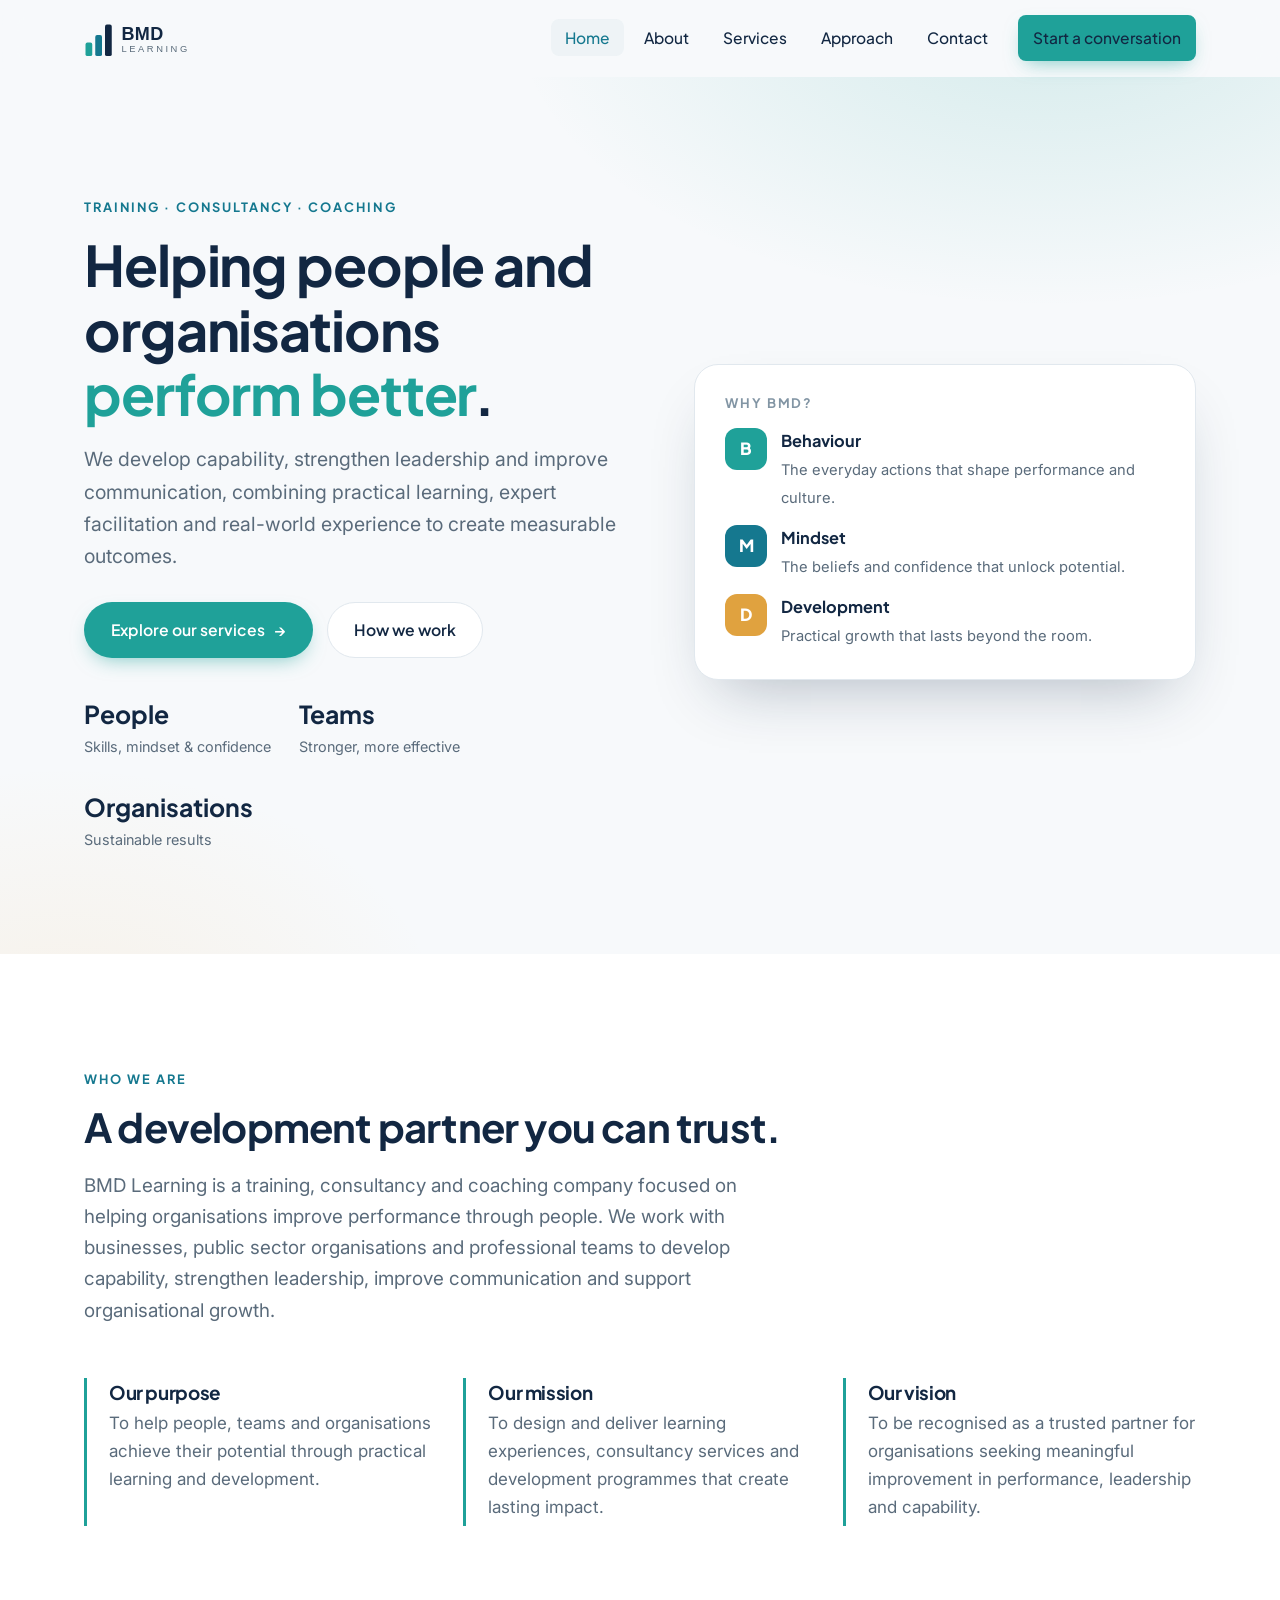
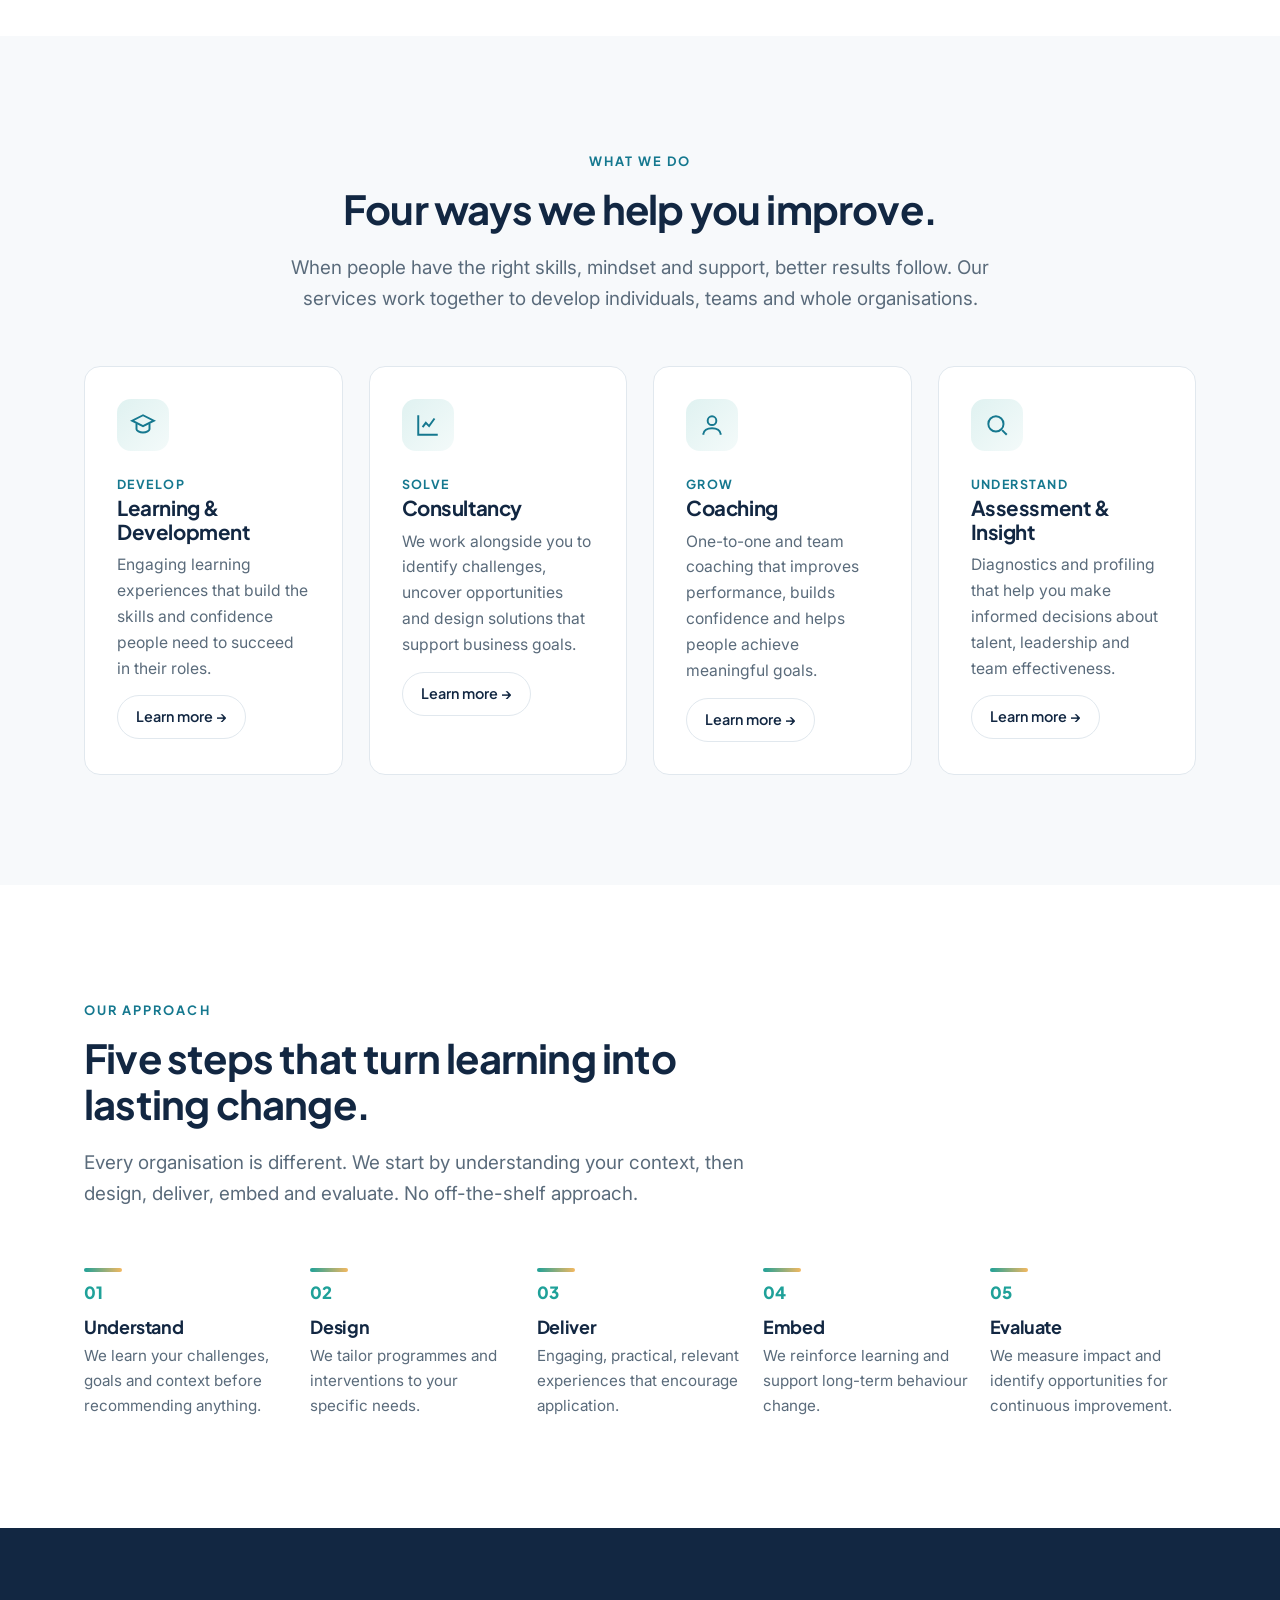
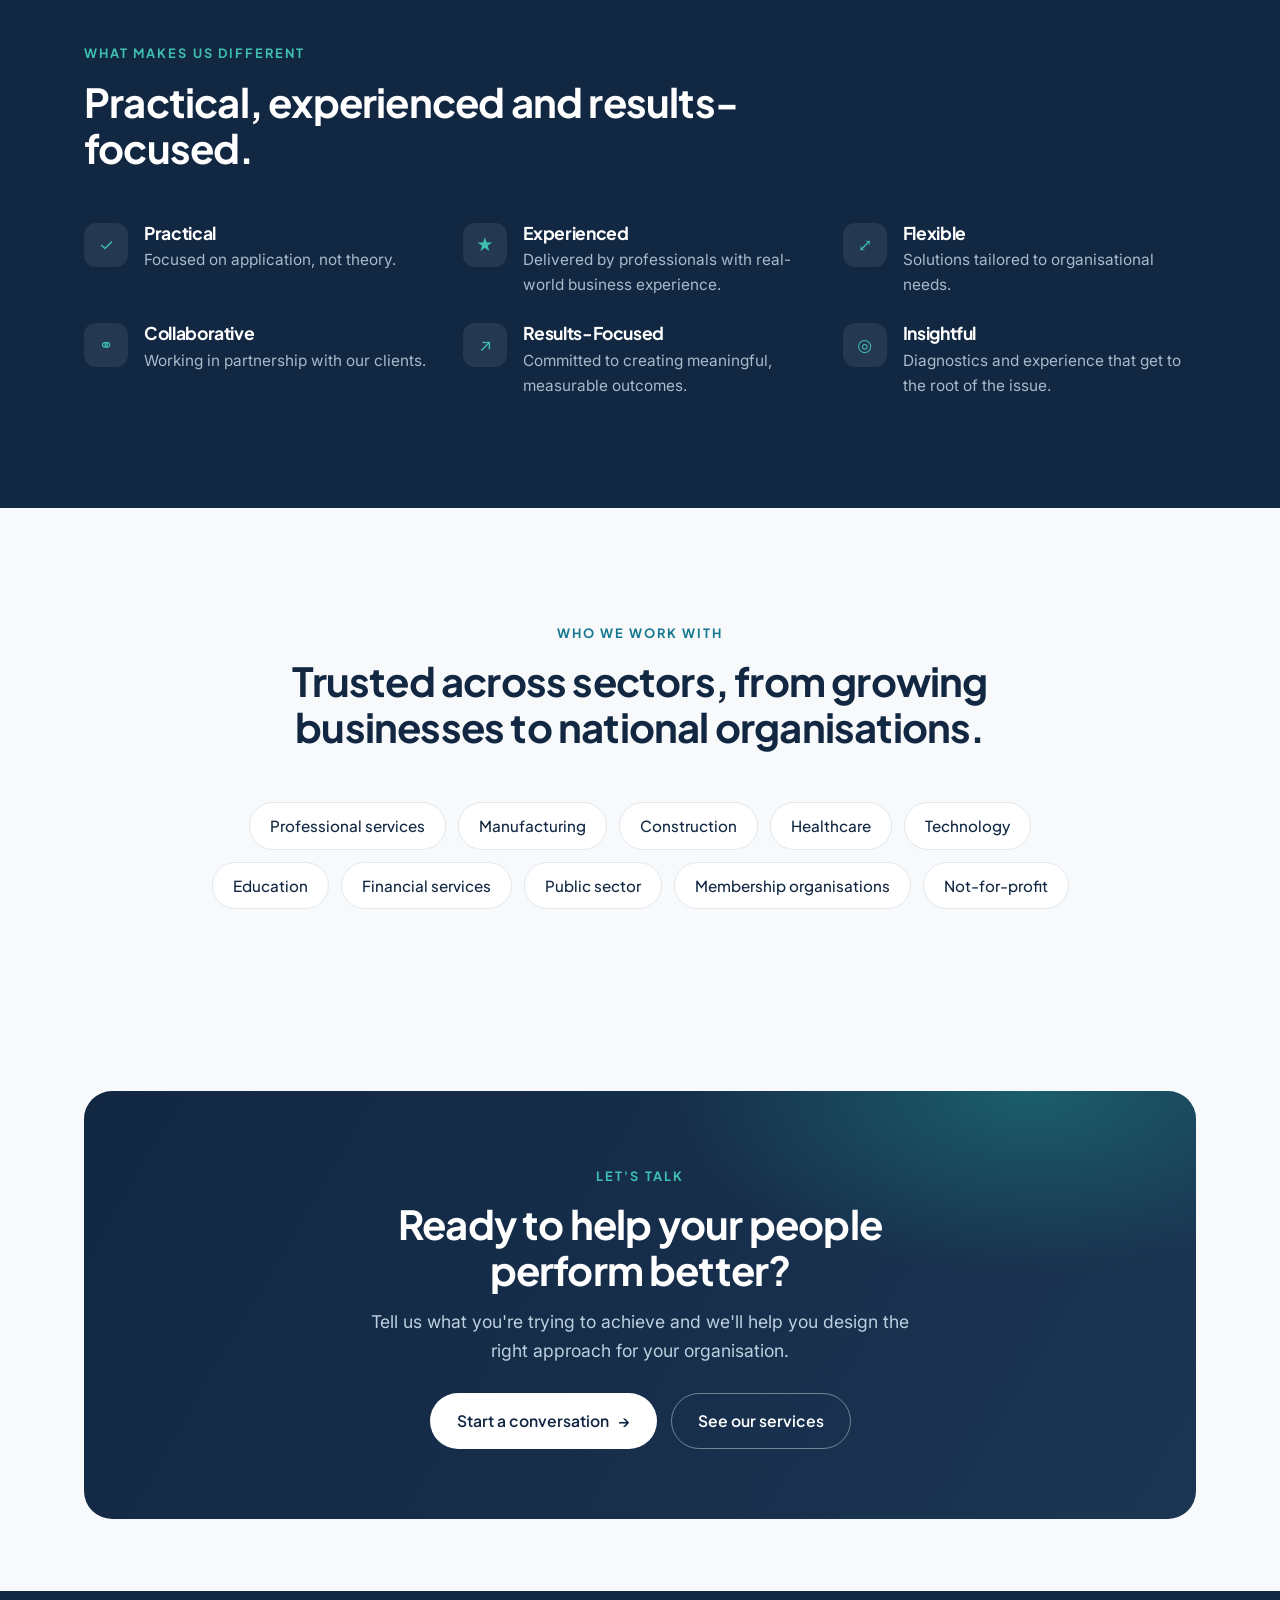
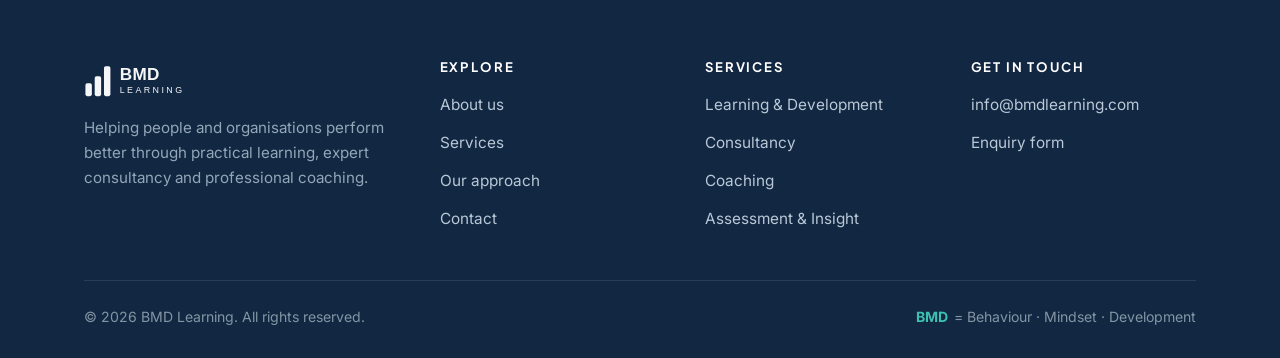
<file: index.html>
<!DOCTYPE html>
<html lang="en-GB">
<head>
  <meta charset="UTF-8">
  <meta name="viewport" content="width=device-width, initial-scale=1.0">
  <title>BMD Learning | Helping People &amp; Organisations Perform Better</title>
  <meta name="description" content="BMD Learning is a training, consultancy and coaching company helping organisations improve performance through people, building Behaviour, Mindset and Development.">
  <link rel="icon" type="image/svg+xml" href="assets/favicon.svg">
  <link rel="preconnect" href="https://fonts.googleapis.com">
  <link rel="preconnect" href="https://fonts.gstatic.com" crossorigin>
  <link href="https://fonts.googleapis.com/css2?family=Inter:wght@400;500;600&family=Plus+Jakarta+Sans:wght@500;600;700;800&display=swap" rel="stylesheet">
  <link rel="stylesheet" href="css/styles.css">
</head>
<body>

  <!-- Header -->
  <header class="site-header">
    <div class="container nav">
      <a href="index.html" class="nav__logo" aria-label="BMD Learning home"><img src="assets/logo.svg" alt="BMD Learning"></a>
      <nav>
        <ul class="nav__links">
          <li><a href="index.html" class="active">Home</a></li>
          <li><a href="about.html">About</a></li>
          <li><a href="services.html">Services</a></li>
          <li><a href="approach.html">Approach</a></li>
          <li><a href="contact.html">Contact</a></li>
          <li class="nav__cta"><a href="contact.html" class="btn btn--primary">Start a conversation</a></li>
        </ul>
      </nav>
      <button class="nav__toggle" aria-label="Toggle navigation" aria-expanded="false">
        <span></span><span></span><span></span>
      </button>
    </div>
  </header>

  <main>
    <!-- Hero -->
    <section class="hero">
      <div class="container">
        <div class="hero__grid">
          <div class="reveal in">
            <span class="eyebrow">Training · Consultancy · Coaching</span>
            <h1>Helping people and organisations <span class="accent">perform better</span>.</h1>
            <p class="hero__sub">We develop capability, strengthen leadership and improve communication, combining practical learning, expert facilitation and real-world experience to create measurable outcomes.</p>
            <div class="hero__actions">
              <a href="services.html" class="btn btn--primary">Explore our services <span class="arrow">→</span></a>
              <a href="approach.html" class="btn btn--ghost">How we work</a>
            </div>
            <div class="hero__meta">
              <div><b>People</b><span>Skills, mindset &amp; confidence</span></div>
              <div><b>Teams</b><span>Stronger, more effective</span></div>
              <div><b>Organisations</b><span>Sustainable results</span></div>
            </div>
          </div>
          <div class="reveal in">
            <div class="hero__card">
              <h4>Why BMD?</h4>
              <ul class="bmd-list">
                <li>
                  <span class="bmd-badge b">B</span>
                  <span><strong>Behaviour</strong><small>The everyday actions that shape performance and culture.</small></span>
                </li>
                <li>
                  <span class="bmd-badge m">M</span>
                  <span><strong>Mindset</strong><small>The beliefs and confidence that unlock potential.</small></span>
                </li>
                <li>
                  <span class="bmd-badge d">D</span>
                  <span><strong>Development</strong><small>Practical growth that lasts beyond the room.</small></span>
                </li>
              </ul>
            </div>
          </div>
        </div>
      </div>
    </section>

    <!-- Who we are -->
    <section class="section section--alt" id="who">
      <div class="container">
        <div class="section-head reveal">
          <span class="eyebrow">Who we are</span>
          <h2>A development partner you can trust.</h2>
          <p class="lead">BMD Learning is a training, consultancy and coaching company focused on helping organisations improve performance through people. We work with businesses, public sector organisations and professional teams to develop capability, strengthen leadership, improve communication and support organisational growth.</p>
        </div>
        <div class="grid grid--3">
          <div class="pillar reveal">
            <h3>Our purpose</h3>
            <p>To help people, teams and organisations achieve their potential through practical learning and development.</p>
          </div>
          <div class="pillar reveal">
            <h3>Our mission</h3>
            <p>To design and deliver learning experiences, consultancy services and development programmes that create lasting impact.</p>
          </div>
          <div class="pillar reveal">
            <h3>Our vision</h3>
            <p>To be recognised as a trusted partner for organisations seeking meaningful improvement in performance, leadership and capability.</p>
          </div>
        </div>
      </div>
    </section>

    <!-- What we do -->
    <section class="section" id="services">
      <div class="container">
        <div class="section-head center reveal">
          <span class="eyebrow">What we do</span>
          <h2>Four ways we help you improve.</h2>
          <p class="lead">When people have the right skills, mindset and support, better results follow. Our services work together to develop individuals, teams and whole organisations.</p>
        </div>
        <div class="grid grid--4">
          <article class="card reveal">
            <div class="card__icon" aria-hidden="true">
              <svg viewBox="0 0 24 24" fill="none" stroke="currentColor" stroke-width="1.8"><path d="M12 3 2 8l10 5 10-5-10-5Z"/><path d="M6 10.5V16c0 1 2.7 3 6 3s6-2 6-3v-5.5"/></svg>
            </div>
            <span class="card__tag">Develop</span>
            <h3>Learning &amp; Development</h3>
            <p>Engaging learning experiences that build the skills and confidence people need to succeed in their roles.</p>
            <a href="services.html#learning" class="btn btn--ghost" style="padding:9px 18px;font-size:.9rem;">Learn more →</a>
          </article>
          <article class="card reveal">
            <div class="card__icon" aria-hidden="true">
              <svg viewBox="0 0 24 24" fill="none" stroke="currentColor" stroke-width="1.8"><path d="M3 3v18h18"/><path d="m7 14 3-4 3 3 5-7"/></svg>
            </div>
            <span class="card__tag">Solve</span>
            <h3>Consultancy</h3>
            <p>We work alongside you to identify challenges, uncover opportunities and design solutions that support business goals.</p>
            <a href="services.html#consultancy" class="btn btn--ghost" style="padding:9px 18px;font-size:.9rem;">Learn more →</a>
          </article>
          <article class="card reveal">
            <div class="card__icon" aria-hidden="true">
              <svg viewBox="0 0 24 24" fill="none" stroke="currentColor" stroke-width="1.8"><circle cx="12" cy="8" r="4"/><path d="M4 21c0-4 3.6-6 8-6s8 2 8 6"/></svg>
            </div>
            <span class="card__tag">Grow</span>
            <h3>Coaching</h3>
            <p>One-to-one and team coaching that improves performance, builds confidence and helps people achieve meaningful goals.</p>
            <a href="services.html#coaching" class="btn btn--ghost" style="padding:9px 18px;font-size:.9rem;">Learn more →</a>
          </article>
          <article class="card reveal">
            <div class="card__icon" aria-hidden="true">
              <svg viewBox="0 0 24 24" fill="none" stroke="currentColor" stroke-width="1.8"><circle cx="11" cy="11" r="7"/><path d="m21 21-4.3-4.3"/></svg>
            </div>
            <span class="card__tag">Understand</span>
            <h3>Assessment &amp; Insight</h3>
            <p>Diagnostics and profiling that help you make informed decisions about talent, leadership and team effectiveness.</p>
            <a href="services.html#assessment" class="btn btn--ghost" style="padding:9px 18px;font-size:.9rem;">Learn more →</a>
          </article>
        </div>
      </div>
    </section>

    <!-- Approach -->
    <section class="section section--alt" id="approach">
      <div class="container">
        <div class="section-head reveal">
          <span class="eyebrow">Our approach</span>
          <h2>Five steps that turn learning into lasting change.</h2>
          <p class="lead">Every organisation is different. We start by understanding your context, then design, deliver, embed and evaluate. No off-the-shelf approach.</p>
        </div>
        <div class="steps">
          <div class="step reveal"><h3>Understand</h3><p>We learn your challenges, goals and context before recommending anything.</p></div>
          <div class="step reveal"><h3>Design</h3><p>We tailor programmes and interventions to your specific needs.</p></div>
          <div class="step reveal"><h3>Deliver</h3><p>Engaging, practical, relevant experiences that encourage application.</p></div>
          <div class="step reveal"><h3>Embed</h3><p>We reinforce learning and support long-term behaviour change.</p></div>
          <div class="step reveal"><h3>Evaluate</h3><p>We measure impact and identify opportunities for continuous improvement.</p></div>
        </div>
      </div>
    </section>

    <!-- What makes us different -->
    <section class="section section--ink">
      <div class="container">
        <div class="section-head reveal">
          <span class="eyebrow">What makes us different</span>
          <h2>Practical, experienced and results-focused.</h2>
        </div>
        <div class="grid grid--3">
          <div class="feature reveal"><span class="feature__dot">✓</span><div><h3>Practical</h3><p>Focused on application, not theory.</p></div></div>
          <div class="feature reveal"><span class="feature__dot">★</span><div><h3>Experienced</h3><p>Delivered by professionals with real-world business experience.</p></div></div>
          <div class="feature reveal"><span class="feature__dot">⤢</span><div><h3>Flexible</h3><p>Solutions tailored to organisational needs.</p></div></div>
          <div class="feature reveal"><span class="feature__dot">⚭</span><div><h3>Collaborative</h3><p>Working in partnership with our clients.</p></div></div>
          <div class="feature reveal"><span class="feature__dot">↗</span><div><h3>Results-Focused</h3><p>Committed to creating meaningful, measurable outcomes.</p></div></div>
          <div class="feature reveal"><span class="feature__dot">◎</span><div><h3>Insightful</h3><p>Diagnostics and experience that get to the root of the issue.</p></div></div>
        </div>
      </div>
    </section>

    <!-- Sectors -->
    <section class="section">
      <div class="container">
        <div class="section-head center reveal">
          <span class="eyebrow">Who we work with</span>
          <h2>Trusted across sectors, from growing businesses to national organisations.</h2>
        </div>
        <div class="chips reveal" style="justify-content:center;max-width:880px;margin:0 auto;">
          <span class="chip">Professional services</span>
          <span class="chip">Manufacturing</span>
          <span class="chip">Construction</span>
          <span class="chip">Healthcare</span>
          <span class="chip">Technology</span>
          <span class="chip">Education</span>
          <span class="chip">Financial services</span>
          <span class="chip">Public sector</span>
          <span class="chip">Membership organisations</span>
          <span class="chip">Not-for-profit</span>
        </div>
      </div>
    </section>

    <!-- CTA -->
    <section class="section section--tight">
      <div class="container">
        <div class="cta-band reveal">
          <span class="eyebrow" style="color:var(--teal-light)">Let's talk</span>
          <h2>Ready to help your people perform better?</h2>
          <p>Tell us what you're trying to achieve and we'll help you design the right approach for your organisation.</p>
          <div class="hero__actions">
            <a href="contact.html" class="btn btn--light">Start a conversation <span class="arrow">→</span></a>
            <a href="services.html" class="btn btn--outline-light">See our services</a>
          </div>
        </div>
      </div>
    </section>
  </main>

  <!-- Footer -->
  <footer class="site-footer">
    <div class="container">
      <div class="footer__grid">
        <div class="footer__brand">
          <img src="assets/logo.svg" alt="BMD Learning" class="footer__logo">
          <p>Helping people and organisations perform better through practical learning, expert consultancy and professional coaching.</p>
        </div>
        <div class="footer">
          <h4>Explore</h4>
          <ul>
            <li><a href="about.html">About us</a></li>
            <li><a href="services.html">Services</a></li>
            <li><a href="approach.html">Our approach</a></li>
            <li><a href="contact.html">Contact</a></li>
          </ul>
        </div>
        <div class="footer">
          <h4>Services</h4>
          <ul>
            <li><a href="services.html#learning">Learning &amp; Development</a></li>
            <li><a href="services.html#consultancy">Consultancy</a></li>
            <li><a href="services.html#coaching">Coaching</a></li>
            <li><a href="services.html#assessment">Assessment &amp; Insight</a></li>
          </ul>
        </div>
        <div class="footer">
          <h4>Get in touch</h4>
          <ul>
            <li><a href="mailto:info@bmdlearning.com">info@bmdlearning.com</a></li>
            <li><a href="contact.html">Enquiry form</a></li>
          </ul>
        </div>
      </div>
      <div class="footer__bottom">
        <span>© <span id="year">2026</span> BMD Learning. All rights reserved.</span>
        <span class="footer__bmd"><b>BMD</b> = Behaviour · Mindset · Development</span>
      </div>
    </div>
  </footer>

  <script src="js/main.js"></script>
</body>
</html>
</file>
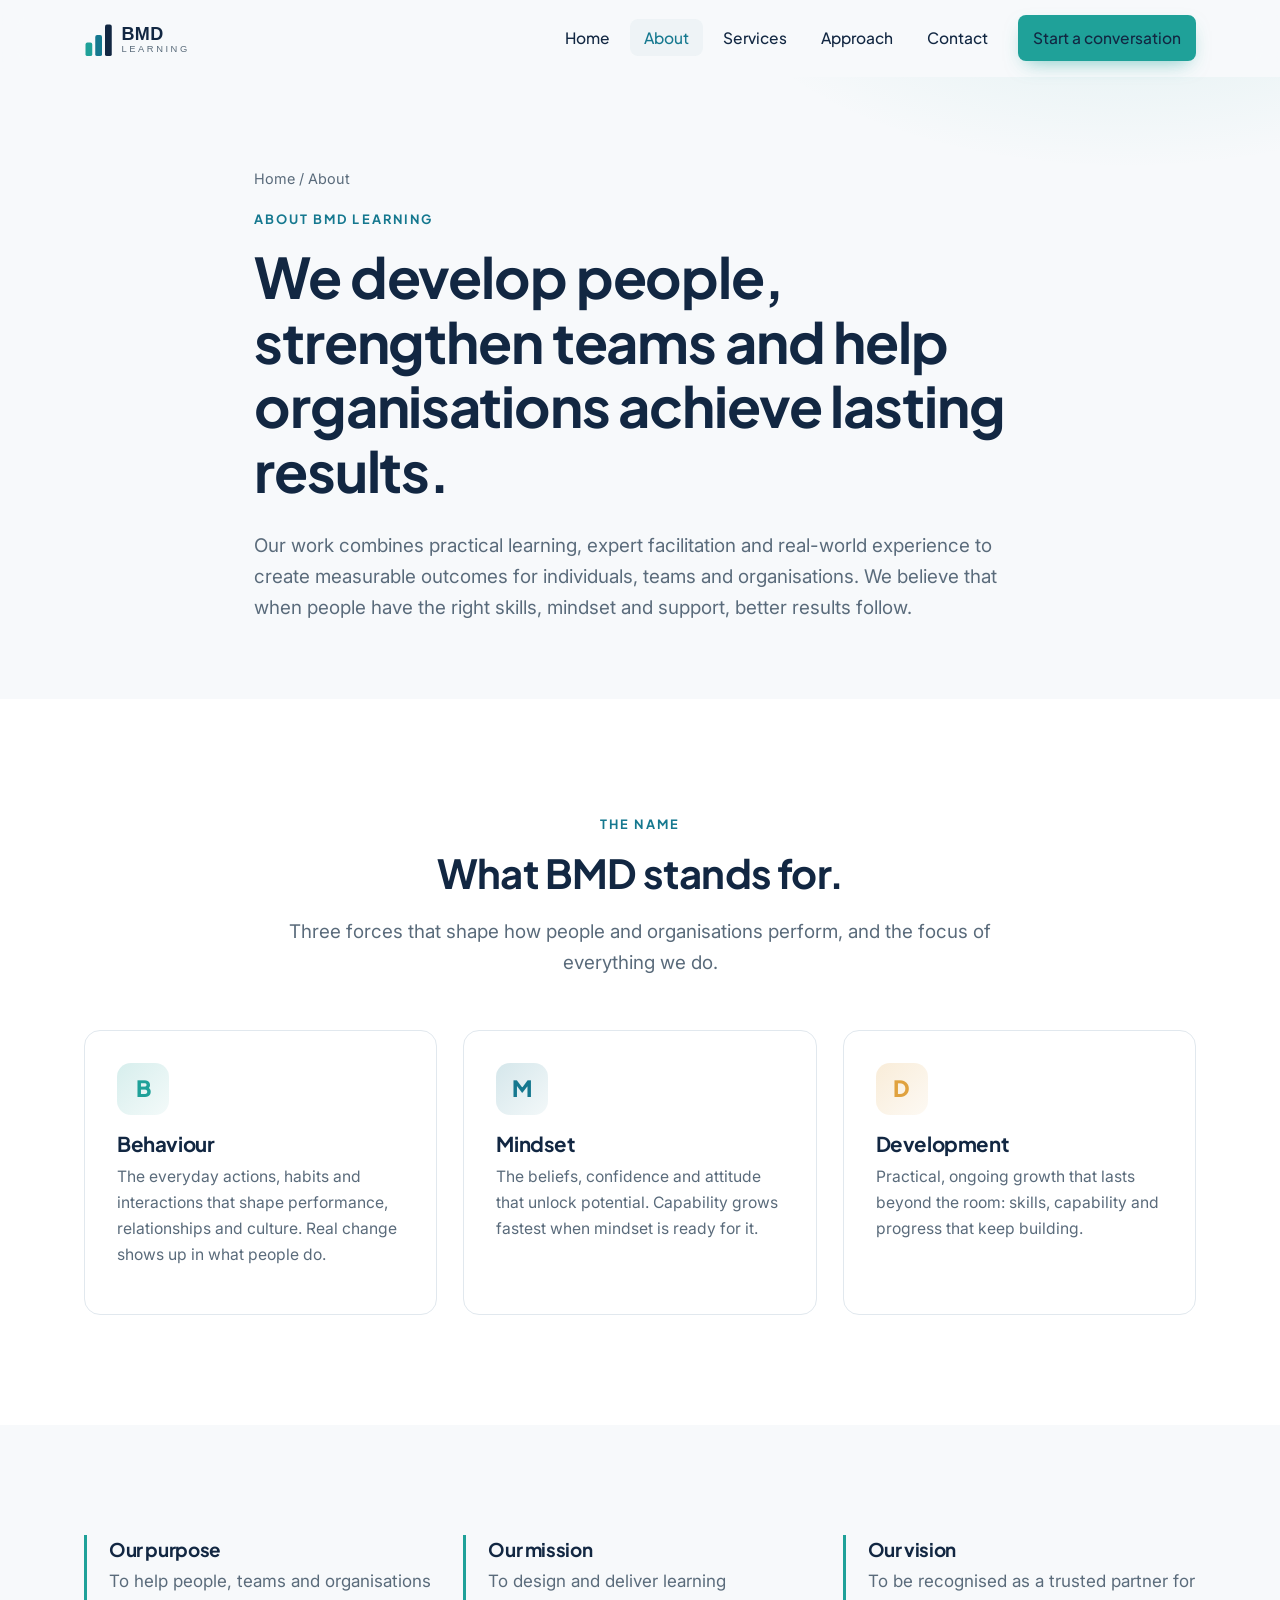
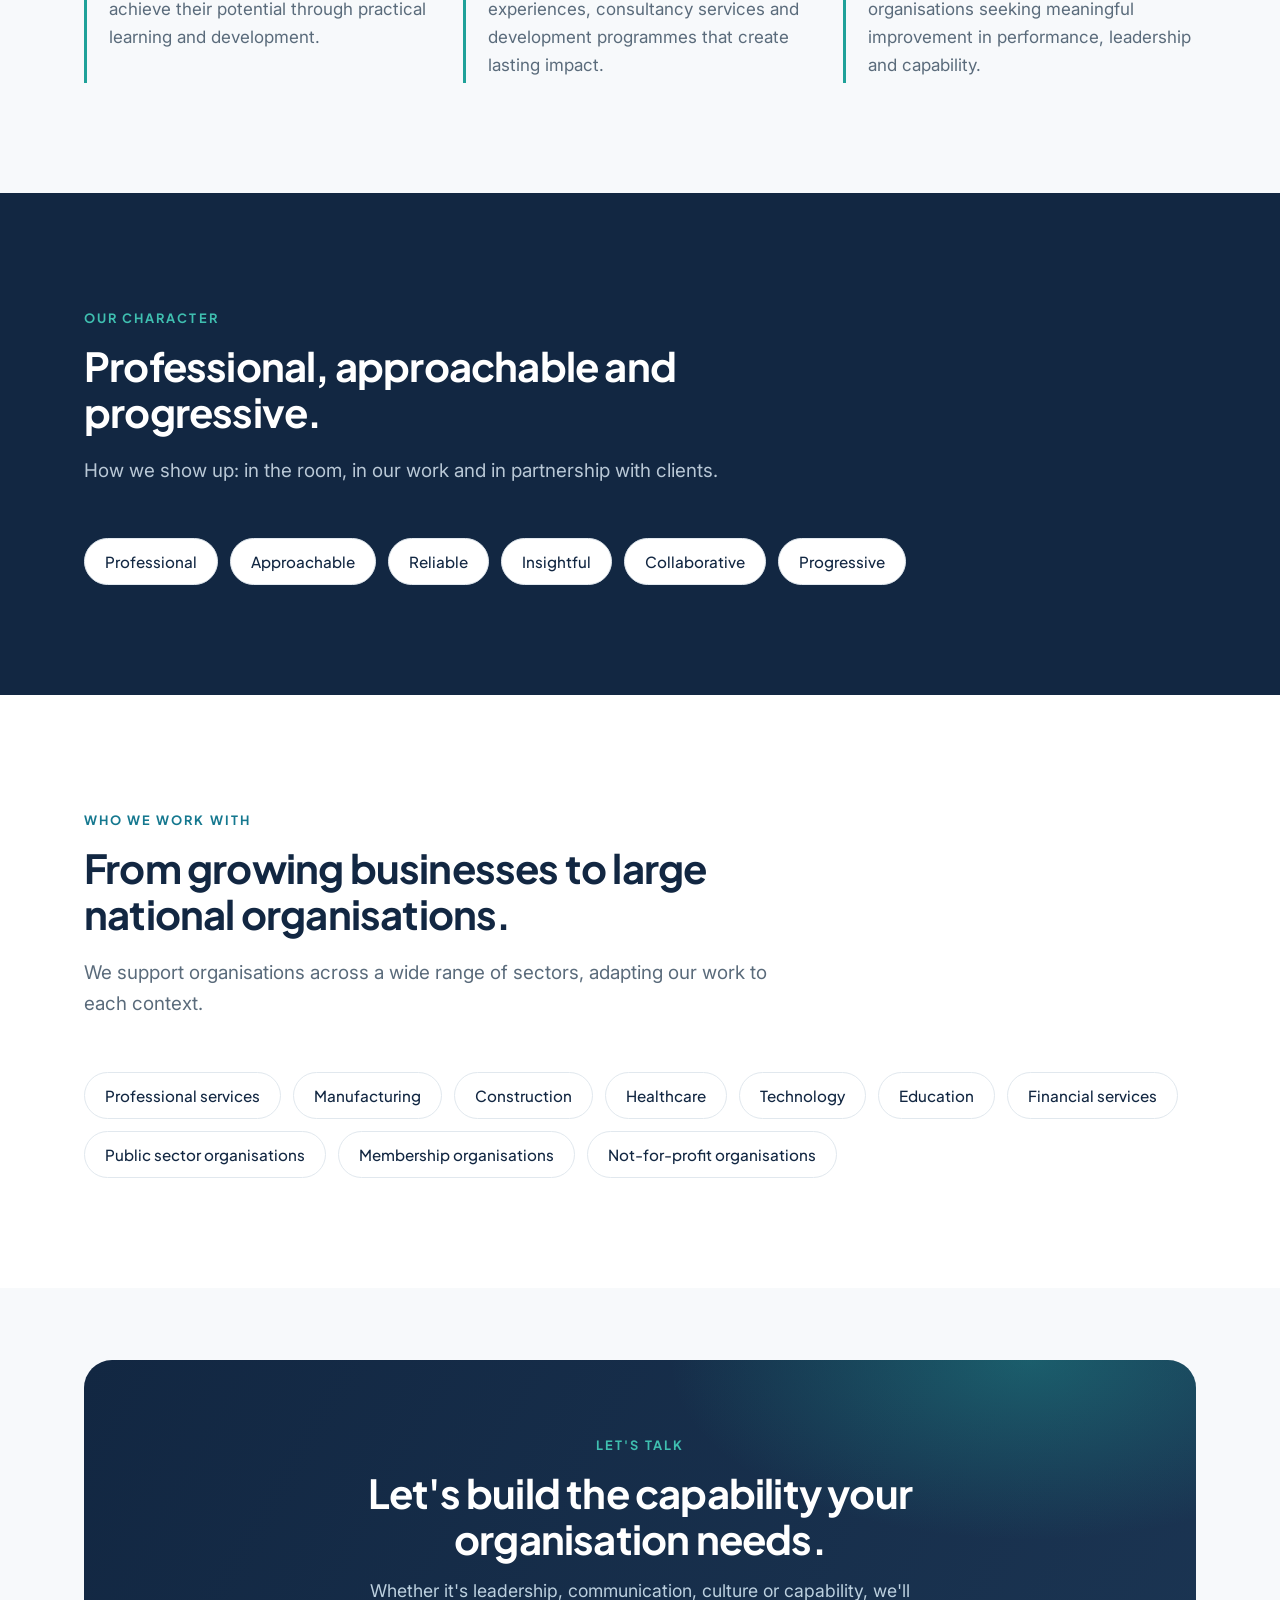
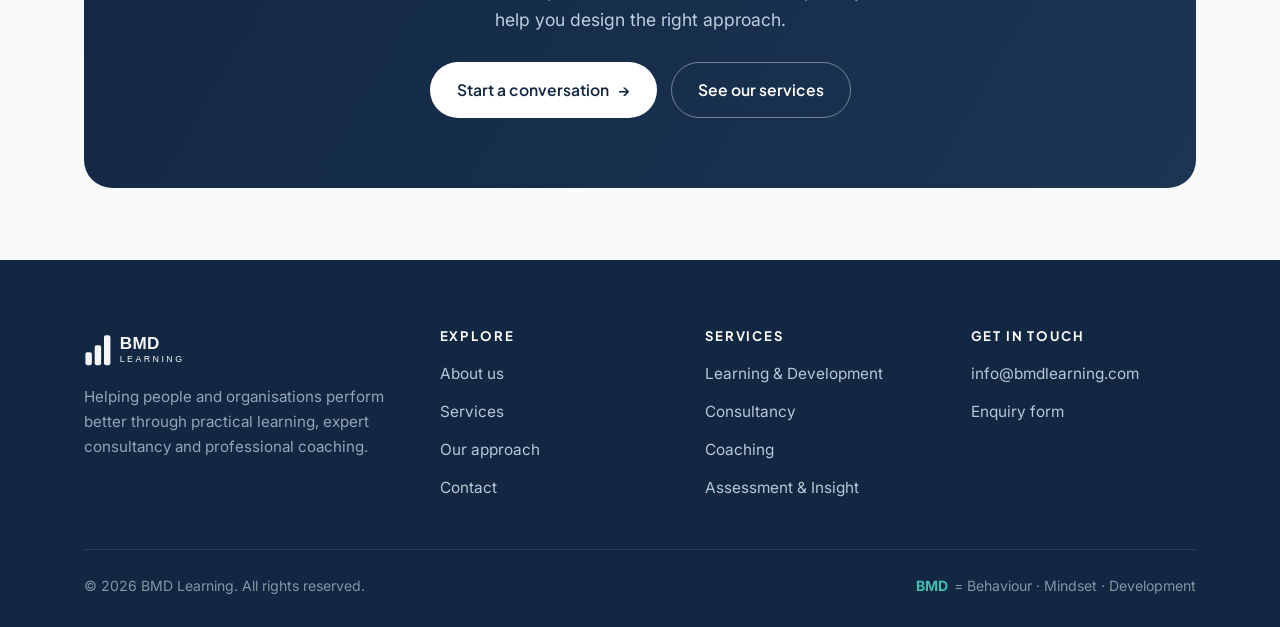
<file: about.html>
<!DOCTYPE html>
<html lang="en-GB">
<head>
  <meta charset="UTF-8">
  <meta name="viewport" content="width=device-width, initial-scale=1.0">
  <title>About | BMD Learning</title>
  <meta name="description" content="BMD Learning helps organisations improve performance through people. Learn about our purpose, mission, vision and what makes us different.">
  <link rel="icon" type="image/svg+xml" href="assets/favicon.svg">
  <link rel="preconnect" href="https://fonts.googleapis.com">
  <link rel="preconnect" href="https://fonts.gstatic.com" crossorigin>
  <link href="https://fonts.googleapis.com/css2?family=Inter:wght@400;500;600&family=Plus+Jakarta+Sans:wght@500;600;700;800&display=swap" rel="stylesheet">
  <link rel="stylesheet" href="css/styles.css">
</head>
<body>
  <header class="site-header">
    <div class="container nav">
      <a href="index.html" class="nav__logo" aria-label="BMD Learning home"><img src="assets/logo.svg" alt="BMD Learning"></a>
      <nav>
        <ul class="nav__links">
          <li><a href="index.html">Home</a></li>
          <li><a href="about.html" class="active">About</a></li>
          <li><a href="services.html">Services</a></li>
          <li><a href="approach.html">Approach</a></li>
          <li><a href="contact.html">Contact</a></li>
          <li class="nav__cta"><a href="contact.html" class="btn btn--primary">Start a conversation</a></li>
        </ul>
      </nav>
      <button class="nav__toggle" aria-label="Toggle navigation" aria-expanded="false"><span></span><span></span><span></span></button>
    </div>
  </header>

  <main>
    <section class="page-hero">
      <div class="container">
        <p class="breadcrumb"><a href="index.html">Home</a> / About</p>
        <span class="eyebrow">About BMD Learning</span>
        <h1>We develop people, strengthen teams and help organisations achieve lasting results.</h1>
        <p class="lead">Our work combines practical learning, expert facilitation and real-world experience to create measurable outcomes for individuals, teams and organisations. We believe that when people have the right skills, mindset and support, better results follow.</p>
      </div>
    </section>

    <!-- BMD meaning -->
    <section class="section section--alt">
      <div class="container">
        <div class="section-head center reveal">
          <span class="eyebrow">The name</span>
          <h2>What BMD stands for.</h2>
          <p class="lead">Three forces that shape how people and organisations perform, and the focus of everything we do.</p>
        </div>
        <div class="grid grid--3">
          <article class="card reveal">
            <div class="card__icon" style="background:linear-gradient(135deg,rgba(31,161,153,.18),rgba(31,161,153,.05));"><span style="font-family:var(--font-head);font-weight:800;font-size:1.4rem;color:var(--teal)">B</span></div>
            <h3>Behaviour</h3>
            <p>The everyday actions, habits and interactions that shape performance, relationships and culture. Real change shows up in what people do.</p>
          </article>
          <article class="card reveal">
            <div class="card__icon" style="background:linear-gradient(135deg,rgba(21,120,143,.18),rgba(21,120,143,.05));"><span style="font-family:var(--font-head);font-weight:800;font-size:1.4rem;color:var(--teal-dark)">M</span></div>
            <h3>Mindset</h3>
            <p>The beliefs, confidence and attitude that unlock potential. Capability grows fastest when mindset is ready for it.</p>
          </article>
          <article class="card reveal">
            <div class="card__icon" style="background:linear-gradient(135deg,rgba(224,162,63,.2),rgba(224,162,63,.06));"><span style="font-family:var(--font-head);font-weight:800;font-size:1.4rem;color:var(--amber-dark)">D</span></div>
            <h3>Development</h3>
            <p>Practical, ongoing growth that lasts beyond the room: skills, capability and progress that keep building.</p>
          </article>
        </div>
      </div>
    </section>

    <!-- Purpose / Mission / Vision -->
    <section class="section">
      <div class="container">
        <div class="grid grid--3">
          <div class="pillar reveal"><h3>Our purpose</h3><p>To help people, teams and organisations achieve their potential through practical learning and development.</p></div>
          <div class="pillar reveal"><h3>Our mission</h3><p>To design and deliver learning experiences, consultancy services and development programmes that create lasting impact.</p></div>
          <div class="pillar reveal"><h3>Our vision</h3><p>To be recognised as a trusted partner for organisations seeking meaningful improvement in performance, leadership and capability.</p></div>
        </div>
      </div>
    </section>

    <!-- Brand personality -->
    <section class="section section--ink">
      <div class="container">
        <div class="section-head reveal">
          <span class="eyebrow">Our character</span>
          <h2>Professional, approachable and progressive.</h2>
          <p class="lead">How we show up: in the room, in our work and in partnership with clients.</p>
        </div>
        <div class="chips reveal">
          <span class="chip">Professional</span>
          <span class="chip">Approachable</span>
          <span class="chip">Reliable</span>
          <span class="chip">Insightful</span>
          <span class="chip">Collaborative</span>
          <span class="chip">Progressive</span>
        </div>
      </div>
    </section>

    <!-- Sectors -->
    <section class="section section--alt">
      <div class="container">
        <div class="section-head reveal">
          <span class="eyebrow">Who we work with</span>
          <h2>From growing businesses to large national organisations.</h2>
          <p class="lead">We support organisations across a wide range of sectors, adapting our work to each context.</p>
        </div>
        <div class="chips reveal">
          <span class="chip">Professional services</span>
          <span class="chip">Manufacturing</span>
          <span class="chip">Construction</span>
          <span class="chip">Healthcare</span>
          <span class="chip">Technology</span>
          <span class="chip">Education</span>
          <span class="chip">Financial services</span>
          <span class="chip">Public sector organisations</span>
          <span class="chip">Membership organisations</span>
          <span class="chip">Not-for-profit organisations</span>
        </div>
      </div>
    </section>

    <section class="section section--tight">
      <div class="container">
        <div class="cta-band reveal">
          <span class="eyebrow" style="color:var(--teal-light)">Let's talk</span>
          <h2>Let's build the capability your organisation needs.</h2>
          <p>Whether it's leadership, communication, culture or capability, we'll help you design the right approach.</p>
          <div class="hero__actions"><a href="contact.html" class="btn btn--light">Start a conversation <span class="arrow">→</span></a><a href="services.html" class="btn btn--outline-light">See our services</a></div>
        </div>
      </div>
    </section>
  </main>

  <footer class="site-footer">
    <div class="container">
      <div class="footer__grid">
        <div class="footer__brand">
          <img src="assets/logo.svg" alt="BMD Learning" class="footer__logo">
          <p>Helping people and organisations perform better through practical learning, expert consultancy and professional coaching.</p>
        </div>
        <div class="footer"><h4>Explore</h4><ul><li><a href="about.html">About us</a></li><li><a href="services.html">Services</a></li><li><a href="approach.html">Our approach</a></li><li><a href="contact.html">Contact</a></li></ul></div>
        <div class="footer"><h4>Services</h4><ul><li><a href="services.html#learning">Learning &amp; Development</a></li><li><a href="services.html#consultancy">Consultancy</a></li><li><a href="services.html#coaching">Coaching</a></li><li><a href="services.html#assessment">Assessment &amp; Insight</a></li></ul></div>
        <div class="footer"><h4>Get in touch</h4><ul><li><a href="mailto:info@bmdlearning.com">info@bmdlearning.com</a></li><li><a href="contact.html">Enquiry form</a></li></ul></div>
      </div>
      <div class="footer__bottom">
        <span>© <span id="year">2026</span> BMD Learning. All rights reserved.</span>
        <span class="footer__bmd"><b>BMD</b> = Behaviour · Mindset · Development</span>
      </div>
    </div>
  </footer>
  <script src="js/main.js"></script>
</body>
</html>
</file>
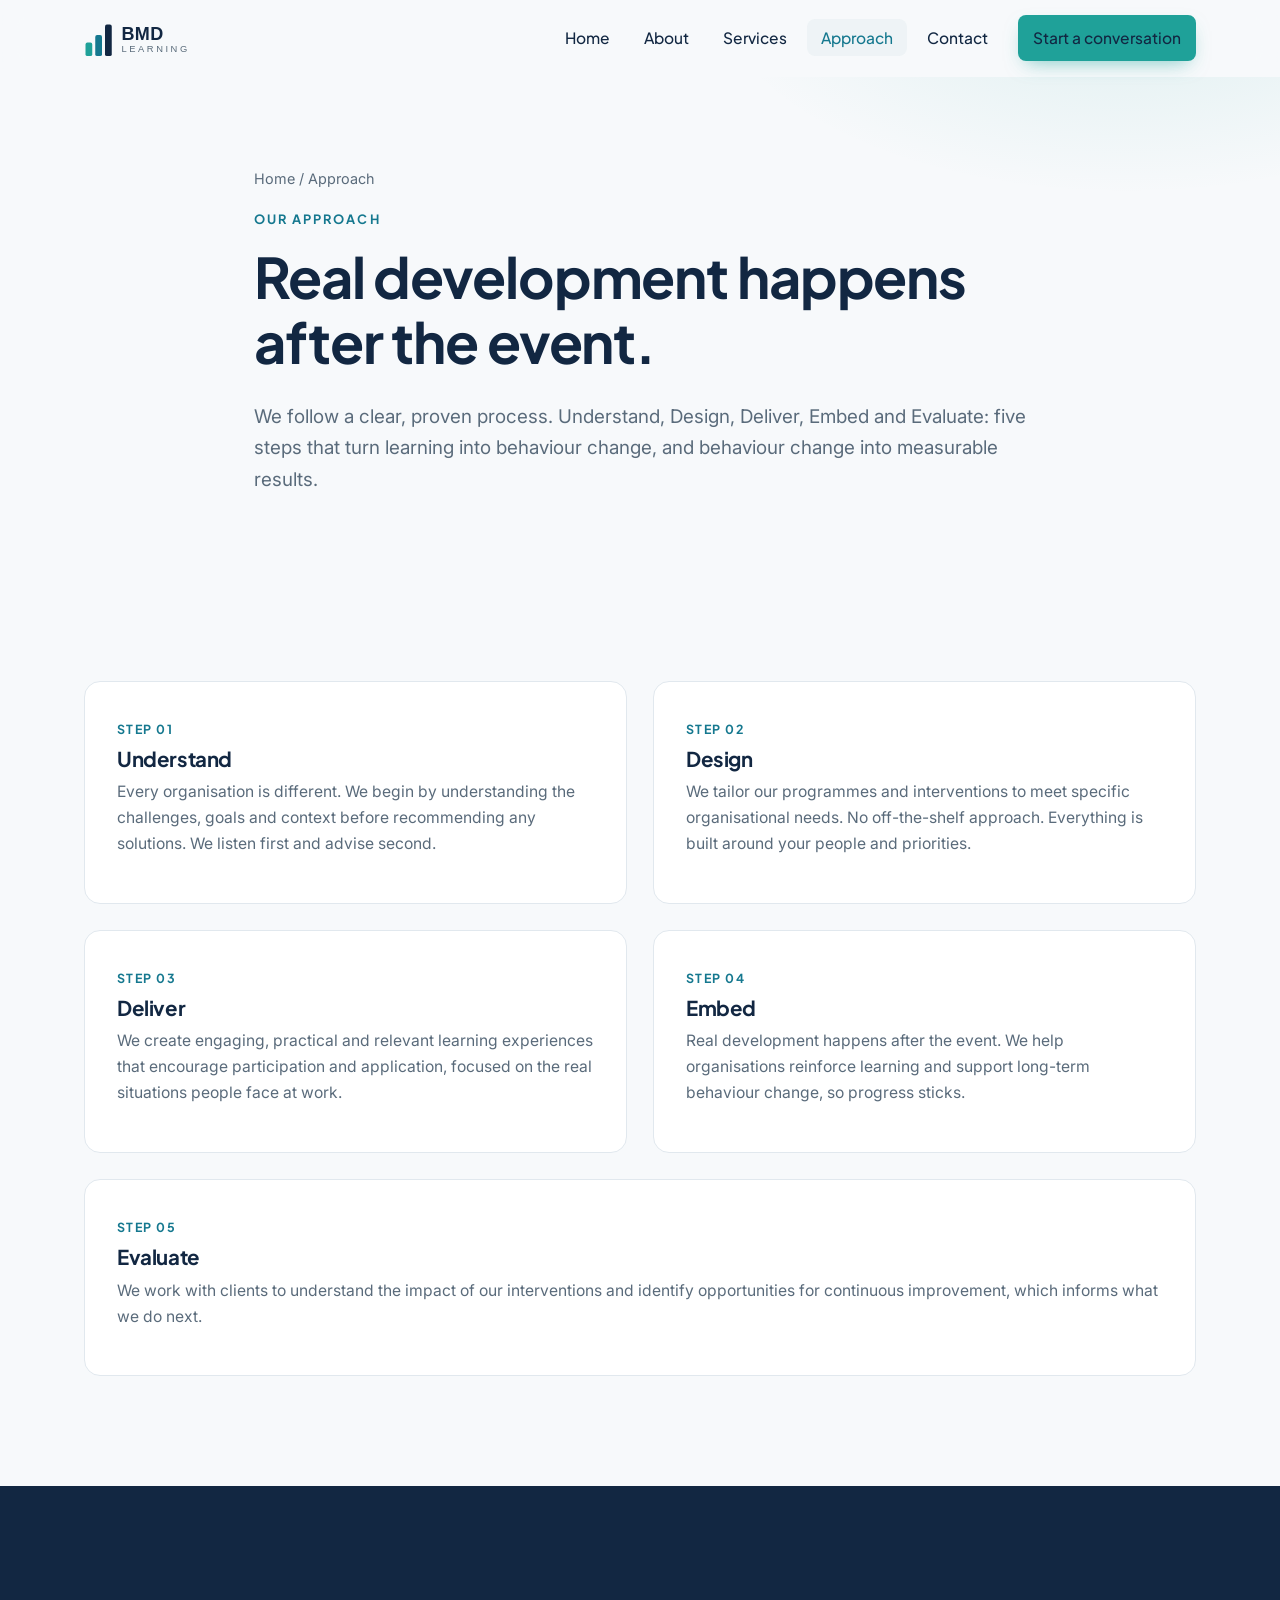
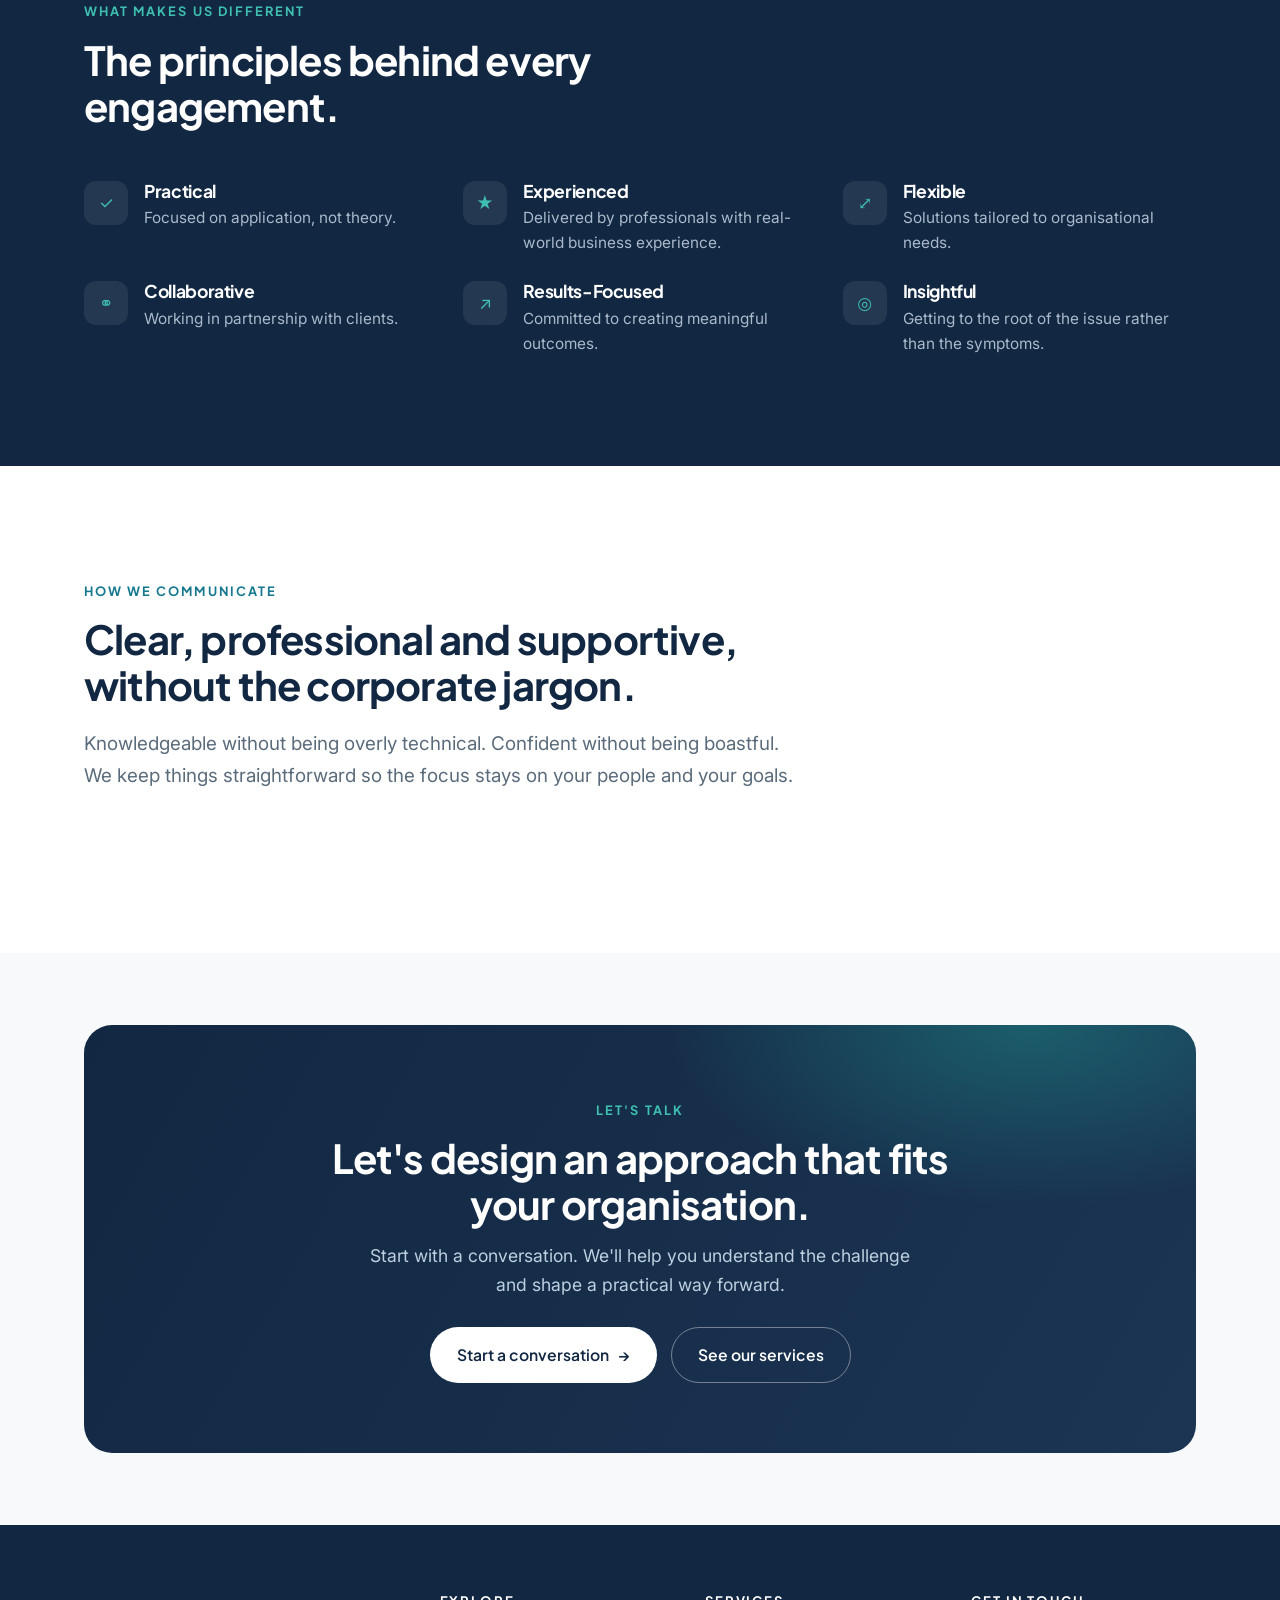
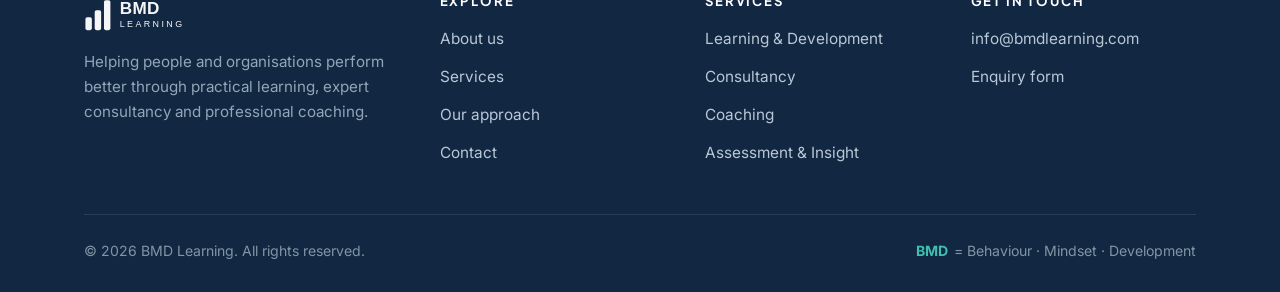
<file: approach.html>
<!DOCTYPE html>
<html lang="en-GB">
<head>
  <meta charset="UTF-8">
  <meta name="viewport" content="width=device-width, initial-scale=1.0">
  <title>Our Approach | BMD Learning</title>
  <meta name="description" content="Understand, Design, Deliver, Embed, Evaluate: the BMD Learning approach turns development into lasting behaviour change and measurable results.">
  <link rel="icon" type="image/svg+xml" href="assets/favicon.svg">
  <link rel="preconnect" href="https://fonts.googleapis.com">
  <link rel="preconnect" href="https://fonts.gstatic.com" crossorigin>
  <link href="https://fonts.googleapis.com/css2?family=Inter:wght@400;500;600&family=Plus+Jakarta+Sans:wght@500;600;700;800&display=swap" rel="stylesheet">
  <link rel="stylesheet" href="css/styles.css">
</head>
<body>
  <header class="site-header">
    <div class="container nav">
      <a href="index.html" class="nav__logo" aria-label="BMD Learning home"><img src="assets/logo.svg" alt="BMD Learning"></a>
      <nav>
        <ul class="nav__links">
          <li><a href="index.html">Home</a></li>
          <li><a href="about.html">About</a></li>
          <li><a href="services.html">Services</a></li>
          <li><a href="approach.html" class="active">Approach</a></li>
          <li><a href="contact.html">Contact</a></li>
          <li class="nav__cta"><a href="contact.html" class="btn btn--primary">Start a conversation</a></li>
        </ul>
      </nav>
      <button class="nav__toggle" aria-label="Toggle navigation" aria-expanded="false"><span></span><span></span><span></span></button>
    </div>
  </header>

  <main>
    <section class="page-hero">
      <div class="container">
        <p class="breadcrumb"><a href="index.html">Home</a> / Approach</p>
        <span class="eyebrow">Our approach</span>
        <h1>Real development happens after the event.</h1>
        <p class="lead">We follow a clear, proven process. Understand, Design, Deliver, Embed and Evaluate: five steps that turn learning into behaviour change, and behaviour change into measurable results.</p>
      </div>
    </section>

    <section class="section">
      <div class="container">
        <div class="grid grid--2" style="gap:26px;">
          <article class="card reveal">
            <span class="card__tag">Step 01</span>
            <h3 style="margin-top:6px;">Understand</h3>
            <p>Every organisation is different. We begin by understanding the challenges, goals and context before recommending any solutions. We listen first and advise second.</p>
          </article>
          <article class="card reveal">
            <span class="card__tag">Step 02</span>
            <h3 style="margin-top:6px;">Design</h3>
            <p>We tailor our programmes and interventions to meet specific organisational needs. No off-the-shelf approach. Everything is built around your people and priorities.</p>
          </article>
          <article class="card reveal">
            <span class="card__tag">Step 03</span>
            <h3 style="margin-top:6px;">Deliver</h3>
            <p>We create engaging, practical and relevant learning experiences that encourage participation and application, focused on the real situations people face at work.</p>
          </article>
          <article class="card reveal">
            <span class="card__tag">Step 04</span>
            <h3 style="margin-top:6px;">Embed</h3>
            <p>Real development happens after the event. We help organisations reinforce learning and support long-term behaviour change, so progress sticks.</p>
          </article>
          <article class="card reveal" style="grid-column:1 / -1;">
            <span class="card__tag">Step 05</span>
            <h3 style="margin-top:6px;">Evaluate</h3>
            <p>We work with clients to understand the impact of our interventions and identify opportunities for continuous improvement, which informs what we do next.</p>
          </article>
        </div>
      </div>
    </section>

    <!-- What makes us different -->
    <section class="section section--ink">
      <div class="container">
        <div class="section-head reveal">
          <span class="eyebrow">What makes us different</span>
          <h2>The principles behind every engagement.</h2>
        </div>
        <div class="grid grid--3">
          <div class="feature reveal"><span class="feature__dot">✓</span><div><h3>Practical</h3><p>Focused on application, not theory.</p></div></div>
          <div class="feature reveal"><span class="feature__dot">★</span><div><h3>Experienced</h3><p>Delivered by professionals with real-world business experience.</p></div></div>
          <div class="feature reveal"><span class="feature__dot">⤢</span><div><h3>Flexible</h3><p>Solutions tailored to organisational needs.</p></div></div>
          <div class="feature reveal"><span class="feature__dot">⚭</span><div><h3>Collaborative</h3><p>Working in partnership with clients.</p></div></div>
          <div class="feature reveal"><span class="feature__dot">↗</span><div><h3>Results-Focused</h3><p>Committed to creating meaningful outcomes.</p></div></div>
          <div class="feature reveal"><span class="feature__dot">◎</span><div><h3>Insightful</h3><p>Getting to the root of the issue rather than the symptoms.</p></div></div>
        </div>
      </div>
    </section>

    <!-- Tone / how we communicate -->
    <section class="section section--alt">
      <div class="container">
        <div class="section-head reveal">
          <span class="eyebrow">How we communicate</span>
          <h2>Clear, professional and supportive, without the corporate jargon.</h2>
          <p class="lead">Knowledgeable without being overly technical. Confident without being boastful. We keep things straightforward so the focus stays on your people and your goals.</p>
        </div>
      </div>
    </section>

    <section class="section section--tight">
      <div class="container">
        <div class="cta-band reveal">
          <span class="eyebrow" style="color:var(--teal-light)">Let's talk</span>
          <h2>Let's design an approach that fits your organisation.</h2>
          <p>Start with a conversation. We'll help you understand the challenge and shape a practical way forward.</p>
          <div class="hero__actions"><a href="contact.html" class="btn btn--light">Start a conversation <span class="arrow">→</span></a><a href="services.html" class="btn btn--outline-light">See our services</a></div>
        </div>
      </div>
    </section>
  </main>

  <footer class="site-footer">
    <div class="container">
      <div class="footer__grid">
        <div class="footer__brand">
          <img src="assets/logo.svg" alt="BMD Learning" class="footer__logo">
          <p>Helping people and organisations perform better through practical learning, expert consultancy and professional coaching.</p>
        </div>
        <div class="footer"><h4>Explore</h4><ul><li><a href="about.html">About us</a></li><li><a href="services.html">Services</a></li><li><a href="approach.html">Our approach</a></li><li><a href="contact.html">Contact</a></li></ul></div>
        <div class="footer"><h4>Services</h4><ul><li><a href="services.html#learning">Learning &amp; Development</a></li><li><a href="services.html#consultancy">Consultancy</a></li><li><a href="services.html#coaching">Coaching</a></li><li><a href="services.html#assessment">Assessment &amp; Insight</a></li></ul></div>
        <div class="footer"><h4>Get in touch</h4><ul><li><a href="mailto:info@bmdlearning.com">info@bmdlearning.com</a></li><li><a href="contact.html">Enquiry form</a></li></ul></div>
      </div>
      <div class="footer__bottom">
        <span>© <span id="year">2026</span> BMD Learning. All rights reserved.</span>
        <span class="footer__bmd"><b>BMD</b> = Behaviour · Mindset · Development</span>
      </div>
    </div>
  </footer>
  <script src="js/main.js"></script>
</body>
</html>
</file>
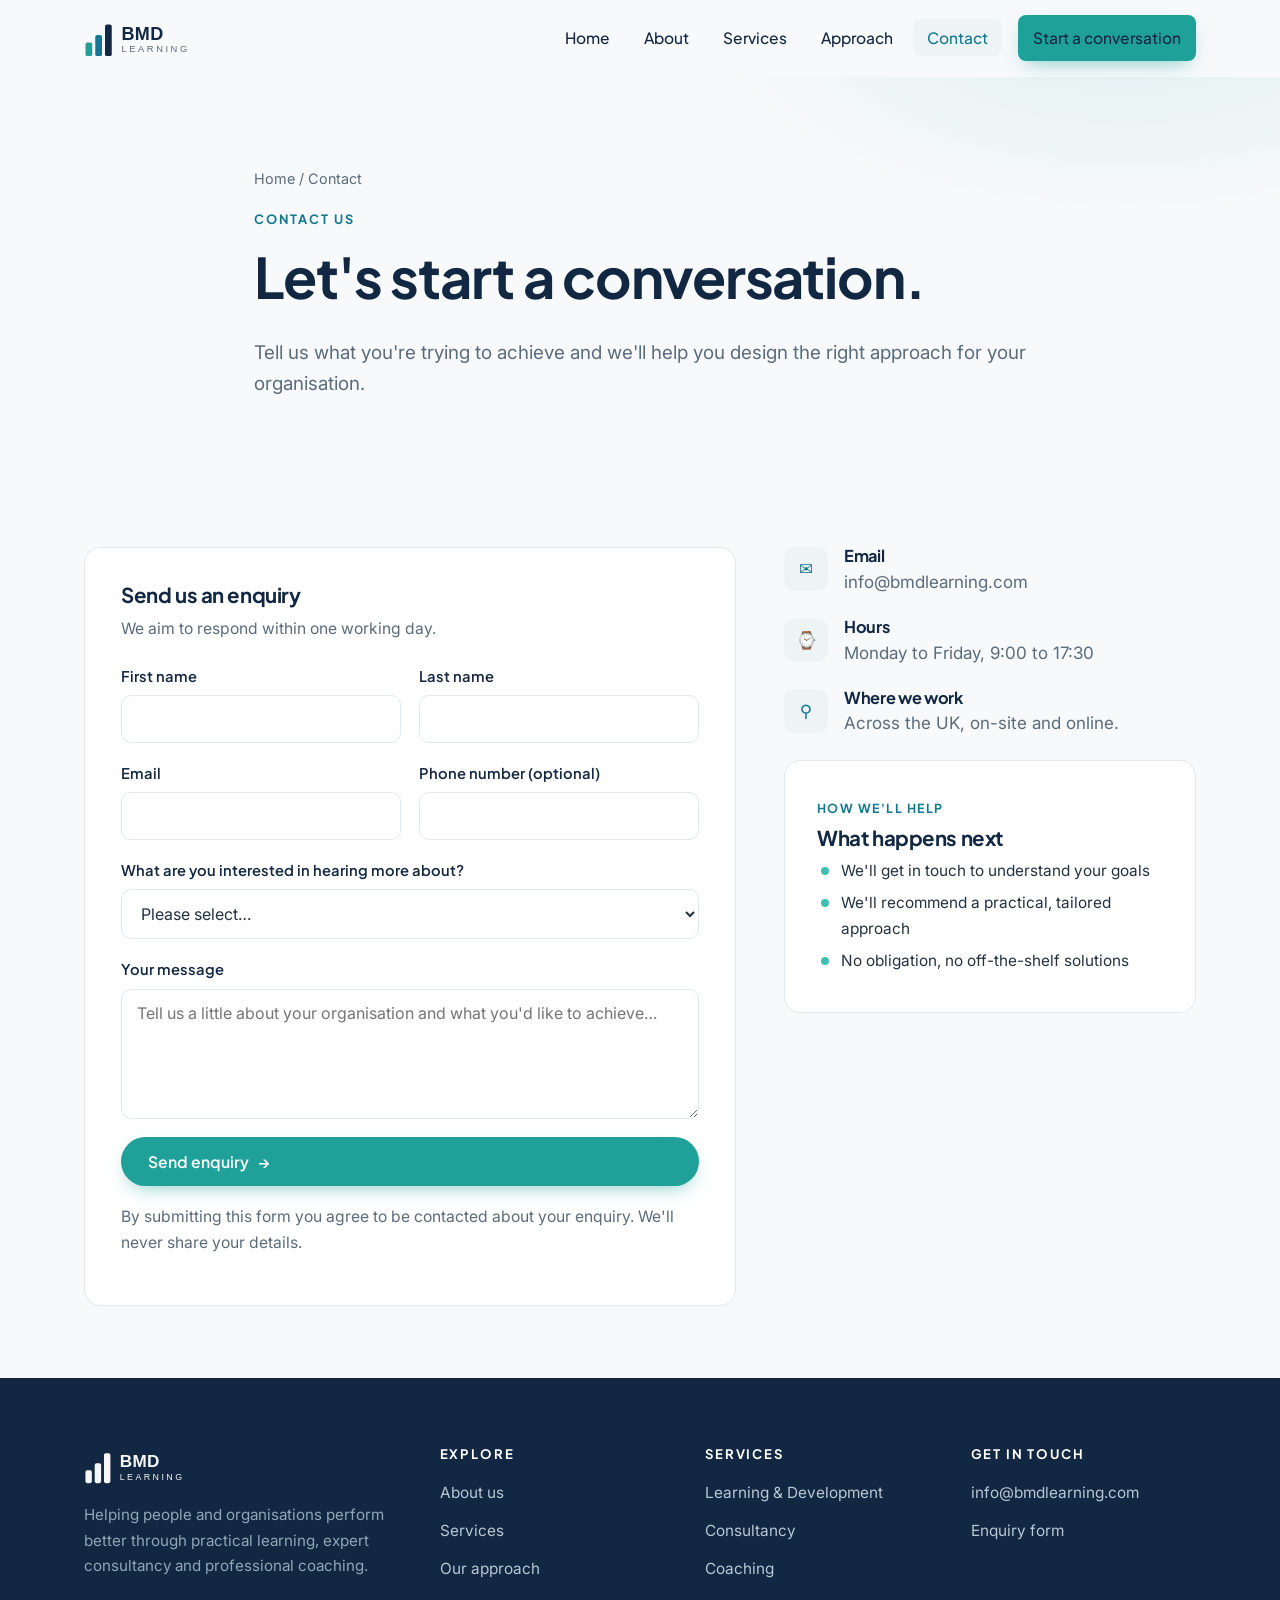
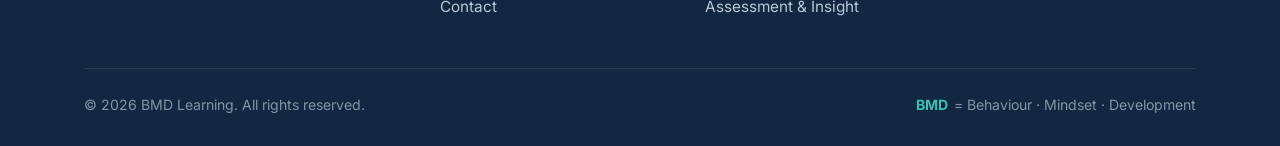
<file: contact.html>
<!DOCTYPE html>
<html lang="en-GB">
<head>
  <meta charset="UTF-8">
  <meta name="viewport" content="width=device-width, initial-scale=1.0">
  <title>Contact | BMD Learning</title>
  <meta name="description" content="Start a conversation with BMD Learning. Tell us what you're trying to achieve and we'll help you design the right approach.">
  <link rel="icon" type="image/svg+xml" href="assets/favicon.svg">
  <link rel="preconnect" href="https://fonts.googleapis.com">
  <link rel="preconnect" href="https://fonts.gstatic.com" crossorigin>
  <link href="https://fonts.googleapis.com/css2?family=Inter:wght@400;500;600&family=Plus+Jakarta+Sans:wght@500;600;700;800&display=swap" rel="stylesheet">
  <link rel="stylesheet" href="css/styles.css">
</head>
<body>
  <header class="site-header">
    <div class="container nav">
      <a href="index.html" class="nav__logo" aria-label="BMD Learning home"><img src="assets/logo.svg" alt="BMD Learning"></a>
      <nav>
        <ul class="nav__links">
          <li><a href="index.html">Home</a></li>
          <li><a href="about.html">About</a></li>
          <li><a href="services.html">Services</a></li>
          <li><a href="approach.html">Approach</a></li>
          <li><a href="contact.html" class="active">Contact</a></li>
          <li class="nav__cta"><a href="contact.html" class="btn btn--primary">Start a conversation</a></li>
        </ul>
      </nav>
      <button class="nav__toggle" aria-label="Toggle navigation" aria-expanded="false"><span></span><span></span><span></span></button>
    </div>
  </header>

  <main>
    <section class="page-hero">
      <div class="container">
        <p class="breadcrumb"><a href="index.html">Home</a> / Contact</p>
        <span class="eyebrow">Contact us</span>
        <h1>Let's start a conversation.</h1>
        <p class="lead">Tell us what you're trying to achieve and we'll help you design the right approach for your organisation.</p>
      </div>
    </section>

    <section class="section section--tight">
      <div class="container">
        <div class="grid grid--2" style="gap:48px;align-items:start;">
          <!-- Form (styled; submits to HubSpot via Forms API) -->
          <div class="card reveal" style="padding:36px;">
            <h3>Send us an enquiry</h3>
            <p style="color:var(--muted);margin-bottom:22px;">We aim to respond within one working day.</p>
            <div id="form-status" class="form-status" role="status" aria-live="polite"></div>
            <form id="contact-form" class="form" novalidate>
              <div class="form__row">
                <div class="field">
                  <label for="firstname">First name</label>
                  <input type="text" id="firstname" name="firstname" required autocomplete="given-name">
                </div>
                <div class="field">
                  <label for="lastname">Last name</label>
                  <input type="text" id="lastname" name="lastname" required autocomplete="family-name">
                </div>
              </div>
              <div class="form__row">
                <div class="field">
                  <label for="email">Email</label>
                  <input type="email" id="email" name="email" required autocomplete="email">
                </div>
                <div class="field">
                  <label for="phone">Phone number (optional)</label>
                  <input type="tel" id="phone" name="phone" autocomplete="tel">
                </div>
              </div>
              <div class="field">
                <label for="interest">What are you interested in hearing more about?</label>
                <select id="interest" name="interest">
                  <option value="">Please select…</option>
                  <option>Speaking</option>
                  <option>Training &amp; Development</option>
                  <option>Coaching</option>
                  <option>Consultancy</option>
                </select>
              </div>
              <div class="field">
                <label for="message">Your message</label>
                <textarea id="message" name="message" required placeholder="Tell us a little about your organisation and what you'd like to achieve…"></textarea>
              </div>
              <button type="submit" class="btn btn--primary">Send enquiry <span class="arrow">→</span></button>
              <p class="form__note">By submitting this form you agree to be contacted about your enquiry. We'll never share your details.</p>
            </form>
          </div>

          <!-- Details -->
          <div class="reveal">
            <div class="info-card">
              <span class="feature__dot">✉</span>
              <div><h4>Email</h4><a href="mailto:info@bmdlearning.com">info@bmdlearning.com</a></div>
            </div>
            <div class="info-card">
              <span class="feature__dot">⌚</span>
              <div><h4>Hours</h4><p>Monday to Friday, 9:00 to 17:30</p></div>
            </div>
            <div class="info-card">
              <span class="feature__dot">⚲</span>
              <div><h4>Where we work</h4><p>Across the UK, on-site and online.</p></div>
            </div>

            <div class="card" style="margin-top:14px;">
              <span class="card__tag">How we'll help</span>
              <h3 style="margin-top:6px;">What happens next</h3>
              <ul>
                <li>We'll get in touch to understand your goals</li>
                <li>We'll recommend a practical, tailored approach</li>
                <li>No obligation, no off-the-shelf solutions</li>
              </ul>
            </div>
          </div>
        </div>
      </div>
    </section>
  </main>

  <footer class="site-footer">
    <div class="container">
      <div class="footer__grid">
        <div class="footer__brand">
          <img src="assets/logo.svg" alt="BMD Learning" class="footer__logo">
          <p>Helping people and organisations perform better through practical learning, expert consultancy and professional coaching.</p>
        </div>
        <div class="footer"><h4>Explore</h4><ul><li><a href="about.html">About us</a></li><li><a href="services.html">Services</a></li><li><a href="approach.html">Our approach</a></li><li><a href="contact.html">Contact</a></li></ul></div>
        <div class="footer"><h4>Services</h4><ul><li><a href="services.html#learning">Learning &amp; Development</a></li><li><a href="services.html#consultancy">Consultancy</a></li><li><a href="services.html#coaching">Coaching</a></li><li><a href="services.html#assessment">Assessment &amp; Insight</a></li></ul></div>
        <div class="footer"><h4>Get in touch</h4><ul><li><a href="mailto:info@bmdlearning.com">info@bmdlearning.com</a></li><li><a href="contact.html">Enquiry form</a></li></ul></div>
      </div>
      <div class="footer__bottom">
        <span>© <span id="year">2026</span> BMD Learning. All rights reserved.</span>
        <span class="footer__bmd"><b>BMD</b> = Behaviour · Mindset · Development</span>
      </div>
    </div>
  </footer>
  <script src="js/main.js"></script>
</body>
</html>
</file>
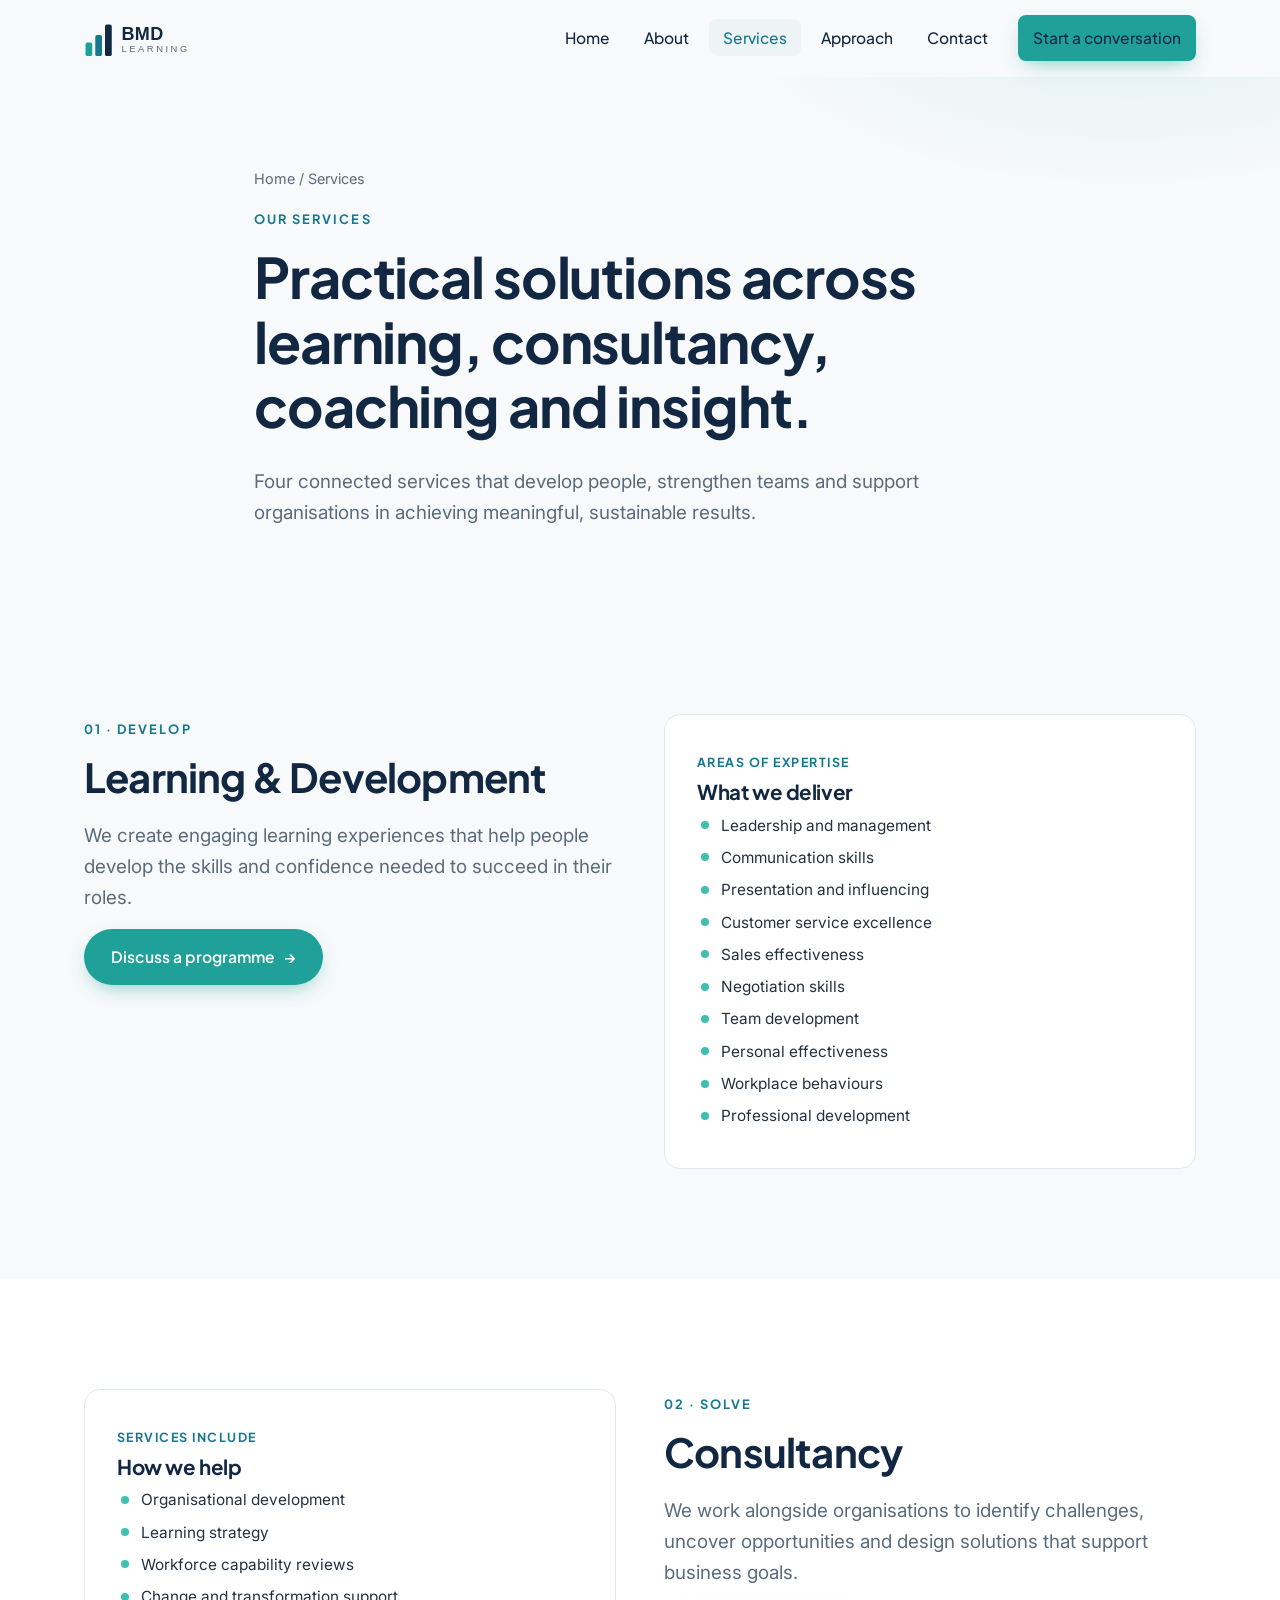
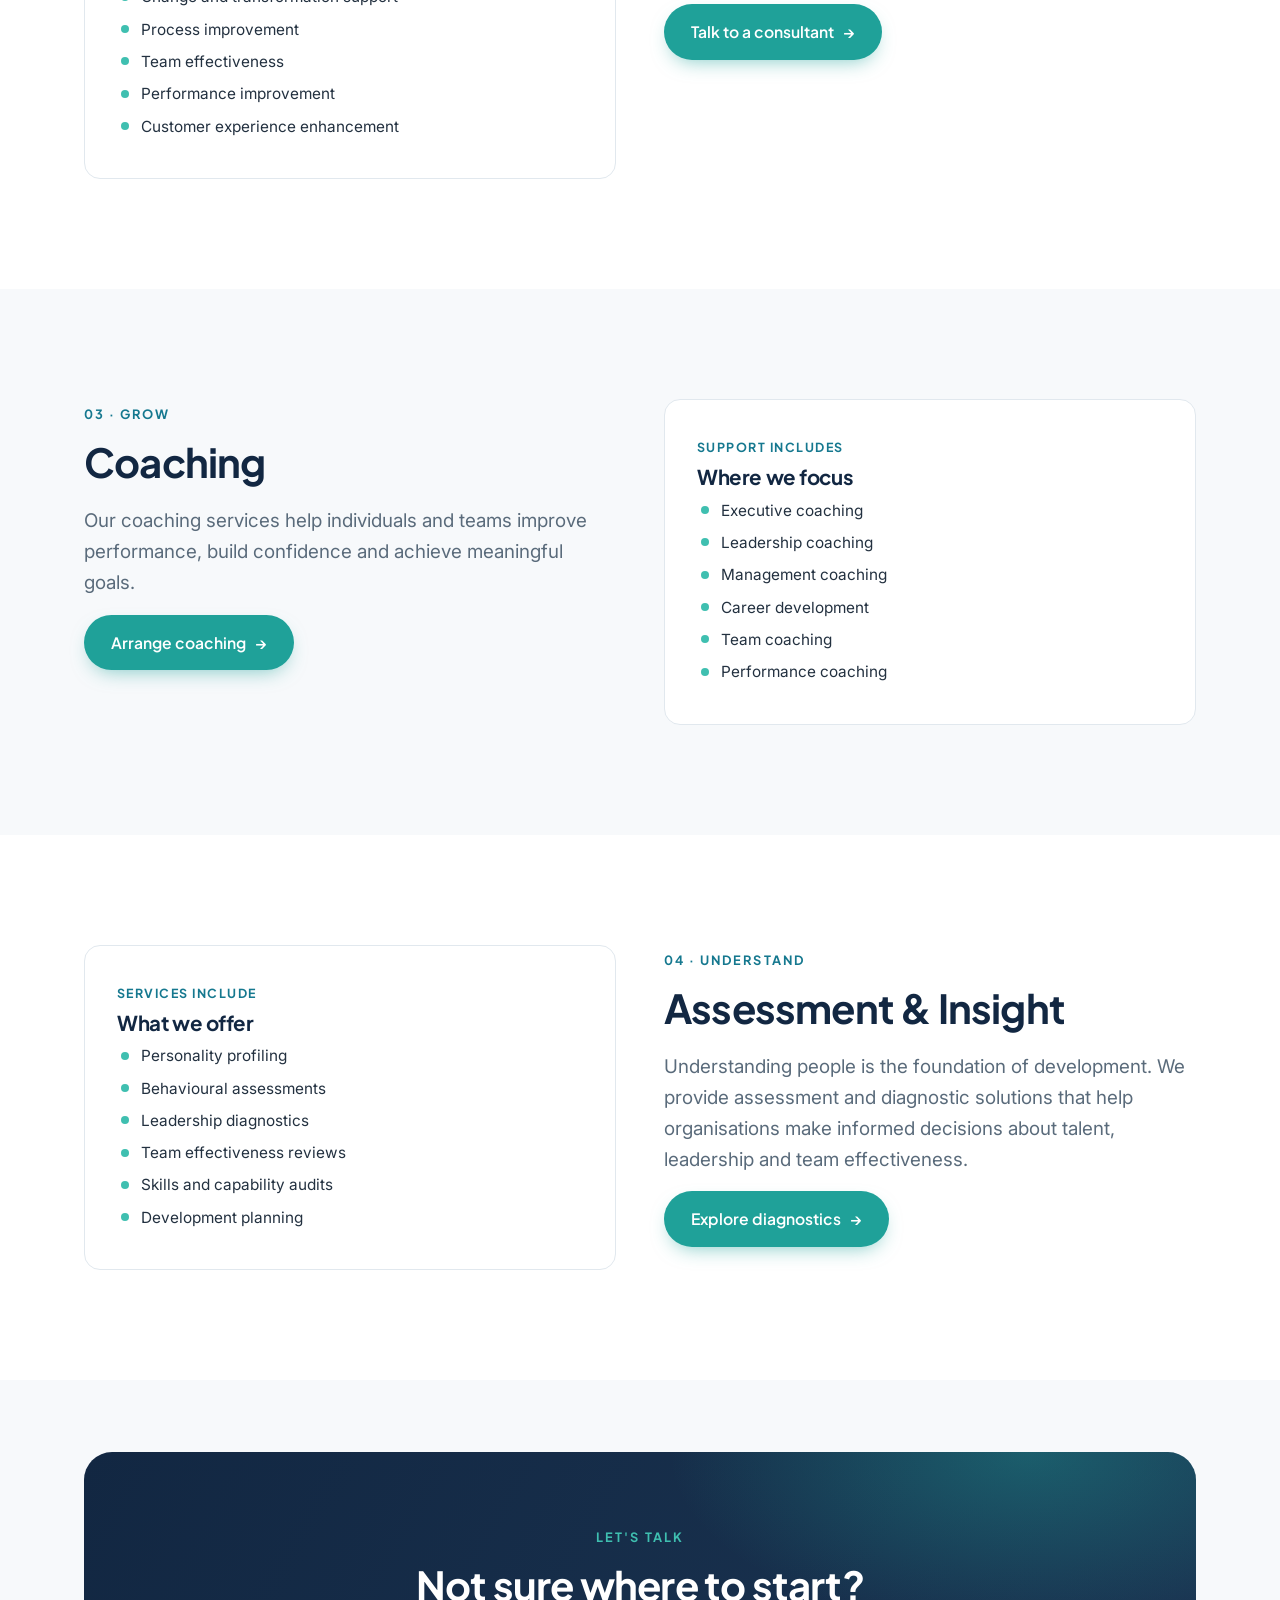
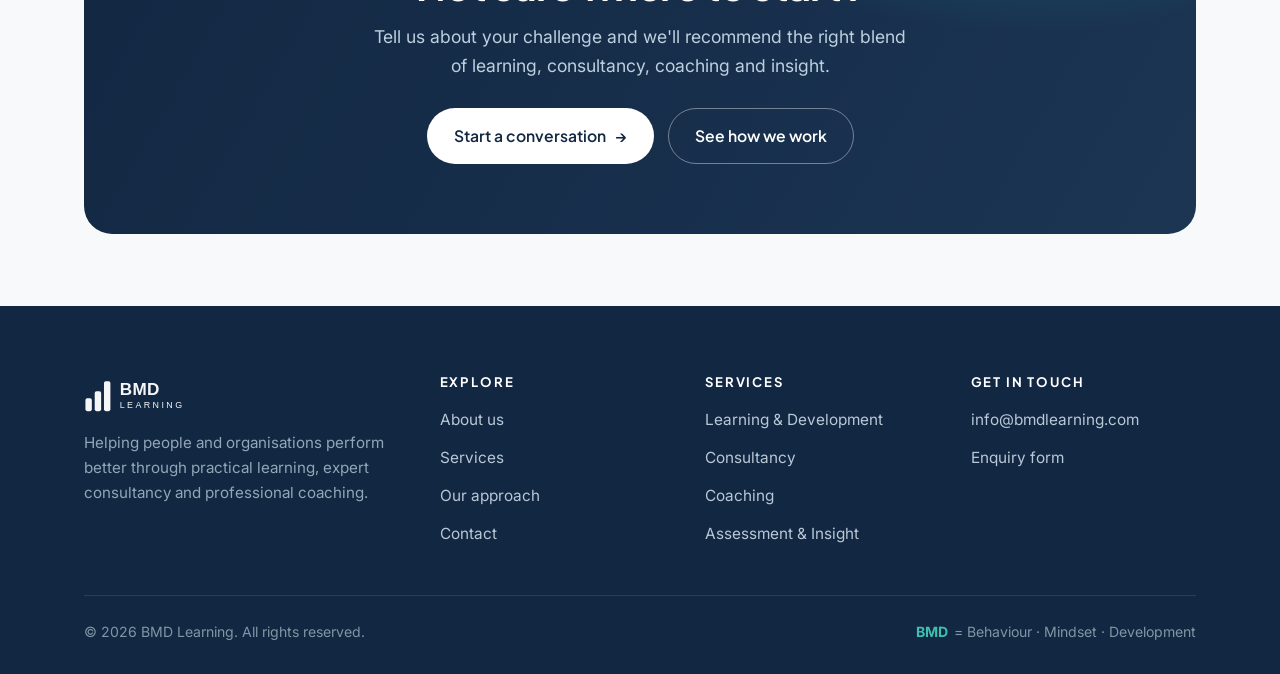
<file: services.html>
<!DOCTYPE html>
<html lang="en-GB">
<head>
  <meta charset="UTF-8">
  <meta name="viewport" content="width=device-width, initial-scale=1.0">
  <title>Services | BMD Learning</title>
  <meta name="description" content="Learning &amp; Development, Consultancy, Coaching and Assessment &amp; Insight from BMD Learning: practical solutions tailored to your organisation.">
  <link rel="icon" type="image/svg+xml" href="assets/favicon.svg">
  <link rel="preconnect" href="https://fonts.googleapis.com">
  <link rel="preconnect" href="https://fonts.gstatic.com" crossorigin>
  <link href="https://fonts.googleapis.com/css2?family=Inter:wght@400;500;600&family=Plus+Jakarta+Sans:wght@500;600;700;800&display=swap" rel="stylesheet">
  <link rel="stylesheet" href="css/styles.css">
</head>
<body>
  <header class="site-header">
    <div class="container nav">
      <a href="index.html" class="nav__logo" aria-label="BMD Learning home"><img src="assets/logo.svg" alt="BMD Learning"></a>
      <nav>
        <ul class="nav__links">
          <li><a href="index.html">Home</a></li>
          <li><a href="about.html">About</a></li>
          <li><a href="services.html" class="active">Services</a></li>
          <li><a href="approach.html">Approach</a></li>
          <li><a href="contact.html">Contact</a></li>
          <li class="nav__cta"><a href="contact.html" class="btn btn--primary">Start a conversation</a></li>
        </ul>
      </nav>
      <button class="nav__toggle" aria-label="Toggle navigation" aria-expanded="false"><span></span><span></span><span></span></button>
    </div>
  </header>

  <main>
    <section class="page-hero">
      <div class="container">
        <p class="breadcrumb"><a href="index.html">Home</a> / Services</p>
        <span class="eyebrow">Our services</span>
        <h1>Practical solutions across learning, consultancy, coaching and insight.</h1>
        <p class="lead">Four connected services that develop people, strengthen teams and support organisations in achieving meaningful, sustainable results.</p>
      </div>
    </section>

    <!-- Learning & Development -->
    <section class="section" id="learning">
      <div class="container">
        <div class="grid grid--2" style="align-items:start;gap:48px;">
          <div class="reveal">
            <span class="eyebrow">01 · Develop</span>
            <h2>Learning &amp; Development</h2>
            <p class="lead">We create engaging learning experiences that help people develop the skills and confidence needed to succeed in their roles.</p>
            <a href="contact.html" class="btn btn--primary">Discuss a programme <span class="arrow">→</span></a>
          </div>
          <div class="card reveal">
            <span class="card__tag">Areas of expertise</span>
            <h3 style="margin-top:6px;">What we deliver</h3>
            <ul>
              <li>Leadership and management</li>
              <li>Communication skills</li>
              <li>Presentation and influencing</li>
              <li>Customer service excellence</li>
              <li>Sales effectiveness</li>
              <li>Negotiation skills</li>
              <li>Team development</li>
              <li>Personal effectiveness</li>
              <li>Workplace behaviours</li>
              <li>Professional development</li>
            </ul>
          </div>
        </div>
      </div>
    </section>

    <!-- Consultancy -->
    <section class="section section--alt" id="consultancy">
      <div class="container">
        <div class="grid grid--2" style="align-items:start;gap:48px;">
          <div class="card reveal">
            <span class="card__tag">Services include</span>
            <h3 style="margin-top:6px;">How we help</h3>
            <ul>
              <li>Organisational development</li>
              <li>Learning strategy</li>
              <li>Workforce capability reviews</li>
              <li>Change and transformation support</li>
              <li>Process improvement</li>
              <li>Team effectiveness</li>
              <li>Performance improvement</li>
              <li>Customer experience enhancement</li>
            </ul>
          </div>
          <div class="reveal">
            <span class="eyebrow">02 · Solve</span>
            <h2>Consultancy</h2>
            <p class="lead">We work alongside organisations to identify challenges, uncover opportunities and design solutions that support business goals.</p>
            <a href="contact.html" class="btn btn--primary">Talk to a consultant <span class="arrow">→</span></a>
          </div>
        </div>
      </div>
    </section>

    <!-- Coaching -->
    <section class="section" id="coaching">
      <div class="container">
        <div class="grid grid--2" style="align-items:start;gap:48px;">
          <div class="reveal">
            <span class="eyebrow">03 · Grow</span>
            <h2>Coaching</h2>
            <p class="lead">Our coaching services help individuals and teams improve performance, build confidence and achieve meaningful goals.</p>
            <a href="contact.html" class="btn btn--primary">Arrange coaching <span class="arrow">→</span></a>
          </div>
          <div class="card reveal">
            <span class="card__tag">Support includes</span>
            <h3 style="margin-top:6px;">Where we focus</h3>
            <ul>
              <li>Executive coaching</li>
              <li>Leadership coaching</li>
              <li>Management coaching</li>
              <li>Career development</li>
              <li>Team coaching</li>
              <li>Performance coaching</li>
            </ul>
          </div>
        </div>
      </div>
    </section>

    <!-- Assessment & Insight -->
    <section class="section section--alt" id="assessment">
      <div class="container">
        <div class="grid grid--2" style="align-items:start;gap:48px;">
          <div class="card reveal">
            <span class="card__tag">Services include</span>
            <h3 style="margin-top:6px;">What we offer</h3>
            <ul>
              <li>Personality profiling</li>
              <li>Behavioural assessments</li>
              <li>Leadership diagnostics</li>
              <li>Team effectiveness reviews</li>
              <li>Skills and capability audits</li>
              <li>Development planning</li>
            </ul>
          </div>
          <div class="reveal">
            <span class="eyebrow">04 · Understand</span>
            <h2>Assessment &amp; Insight</h2>
            <p class="lead">Understanding people is the foundation of development. We provide assessment and diagnostic solutions that help organisations make informed decisions about talent, leadership and team effectiveness.</p>
            <a href="contact.html" class="btn btn--primary">Explore diagnostics <span class="arrow">→</span></a>
          </div>
        </div>
      </div>
    </section>

    <section class="section section--tight">
      <div class="container">
        <div class="cta-band reveal">
          <span class="eyebrow" style="color:var(--teal-light)">Let's talk</span>
          <h2>Not sure where to start?</h2>
          <p>Tell us about your challenge and we'll recommend the right blend of learning, consultancy, coaching and insight.</p>
          <div class="hero__actions"><a href="contact.html" class="btn btn--light">Start a conversation <span class="arrow">→</span></a><a href="approach.html" class="btn btn--outline-light">See how we work</a></div>
        </div>
      </div>
    </section>
  </main>

  <footer class="site-footer">
    <div class="container">
      <div class="footer__grid">
        <div class="footer__brand">
          <img src="assets/logo.svg" alt="BMD Learning" class="footer__logo">
          <p>Helping people and organisations perform better through practical learning, expert consultancy and professional coaching.</p>
        </div>
        <div class="footer"><h4>Explore</h4><ul><li><a href="about.html">About us</a></li><li><a href="services.html">Services</a></li><li><a href="approach.html">Our approach</a></li><li><a href="contact.html">Contact</a></li></ul></div>
        <div class="footer"><h4>Services</h4><ul><li><a href="services.html#learning">Learning &amp; Development</a></li><li><a href="services.html#consultancy">Consultancy</a></li><li><a href="services.html#coaching">Coaching</a></li><li><a href="services.html#assessment">Assessment &amp; Insight</a></li></ul></div>
        <div class="footer"><h4>Get in touch</h4><ul><li><a href="mailto:info@bmdlearning.com">info@bmdlearning.com</a></li><li><a href="contact.html">Enquiry form</a></li></ul></div>
      </div>
      <div class="footer__bottom">
        <span>© <span id="year">2026</span> BMD Learning. All rights reserved.</span>
        <span class="footer__bmd"><b>BMD</b> = Behaviour · Mindset · Development</span>
      </div>
    </div>
  </footer>
  <script src="js/main.js"></script>
</body>
</html>
</file>
<file: css/styles.css>
/* ==========================================================================
   BMD Learning Ltd — Brand stylesheet
   Behaviour · Mindset · Development
   ========================================================================== */

:root {
  /* Brand palette */
  --ink:        #122742;  /* Deep navy — primary, headings */
  --ink-2:      #1B3553;
  --teal:       #1FA199;  /* Growth teal — primary accent */
  --teal-dark:  #15788F;
  --teal-light: #3FBFB0;
  --amber:      #F4B860;  /* Warm highlight */
  --amber-dark: #E0A23F;

  /* Neutrals */
  --bg:         #F7F9FB;
  --surface:    #FFFFFF;
  --surface-2:  #EEF3F6;
  --line:       #E1E8EE;
  --text:       #233140;
  --muted:      #5A6B7B;
  --muted-2:    #8295A4;

  /* System */
  --radius:     16px;
  --radius-sm:  10px;
  --shadow-sm:  0 1px 3px rgba(18,39,66,.06), 0 1px 2px rgba(18,39,66,.04);
  --shadow:     0 10px 30px -12px rgba(18,39,66,.18);
  --shadow-lg:  0 30px 60px -25px rgba(18,39,66,.30);
  --maxw:       1160px;
  --ease:       cubic-bezier(.16,.84,.44,1);

  --font-head: 'Plus Jakarta Sans', 'Segoe UI', system-ui, sans-serif;
  --font-body: 'Inter', 'Segoe UI', system-ui, -apple-system, sans-serif;
}

/* Reset & base ----------------------------------------------------------- */
*, *::before, *::after { box-sizing: border-box; }
html { scroll-behavior: smooth; -webkit-text-size-adjust: 100%; scroll-padding-top: 90px; }
body {
  margin: 0;
  font-family: var(--font-body);
  color: var(--text);
  background: var(--bg);
  line-height: 1.65;
  font-size: 17px;
  -webkit-font-smoothing: antialiased;
  text-rendering: optimizeLegibility;
}
img, svg { max-width: 100%; display: block; }
a { color: var(--teal-dark); text-decoration: none; transition: color .2s var(--ease); }
a:hover { color: var(--teal); }

h1, h2, h3, h4 {
  font-family: var(--font-head);
  color: var(--ink);
  line-height: 1.15;
  margin: 0 0 .5em;
  font-weight: 700;
  letter-spacing: -0.02em;
}
h1 { font-size: clamp(2.2rem, 5vw, 3.5rem); }
h2 { font-size: clamp(1.7rem, 3.4vw, 2.5rem); }
h3 { font-size: 1.28rem; }
p { margin: 0 0 1rem; }

/* Layout helpers --------------------------------------------------------- */
.container { width: 100%; max-width: var(--maxw); margin: 0 auto; padding: 0 24px; }
.section { padding: clamp(64px, 9vw, 110px) 0; }
.section--tight { padding: clamp(48px, 6vw, 72px) 0; }
.section--alt { background: var(--surface); }
.section--ink { background: var(--ink); color: #D8E2EC; }
.section--ink h2, .section--ink h3 { color: #fff; }

.eyebrow {
  display: inline-block;
  font-family: var(--font-head);
  font-size: .8rem;
  font-weight: 700;
  letter-spacing: .16em;
  text-transform: uppercase;
  color: var(--teal-dark);
  margin-bottom: 14px;
}
.section--ink .eyebrow { color: var(--teal-light); }

.section-head { max-width: 720px; margin-bottom: 52px; }
.section-head.center { margin-left: auto; margin-right: auto; text-align: center; }
.lead { font-size: 1.18rem; color: var(--muted); }
.section--ink .lead { color: #B9C8D6; }

/* Buttons ---------------------------------------------------------------- */
.btn {
  display: inline-flex;
  align-items: center;
  gap: 9px;
  font-family: var(--font-head);
  font-weight: 600;
  font-size: .98rem;
  padding: 14px 26px;
  border-radius: 999px;
  border: 1.5px solid transparent;
  cursor: pointer;
  transition: transform .2s var(--ease), box-shadow .25s var(--ease), background .2s, color .2s, border-color .2s;
  white-space: nowrap;
}
.btn:hover { transform: translateY(-2px); }
.btn--primary { background: var(--teal); color: #fff; box-shadow: 0 8px 20px -8px rgba(31,161,153,.6); }
.btn--primary:hover { background: var(--teal-dark); color: #fff; box-shadow: 0 12px 26px -8px rgba(31,161,153,.7); }
.btn--ghost { border-color: var(--line); color: var(--ink); background: var(--surface); }
.btn--ghost:hover { border-color: var(--teal); color: var(--teal-dark); }
.btn--light { background: #fff; color: var(--ink); }
.btn--light:hover { color: var(--ink); background: #EAF6F4; }
.btn--outline-light { border-color: rgba(255,255,255,.4); color: #fff; }
.btn--outline-light:hover { border-color: #fff; color: #fff; background: rgba(255,255,255,.08); }
.btn .arrow { transition: transform .2s var(--ease); }
.btn:hover .arrow { transform: translateX(3px); }

/* Header / nav ----------------------------------------------------------- */
.site-header {
  position: sticky; top: 0; z-index: 50;
  background: rgba(247,249,251,.82);
  backdrop-filter: saturate(180%) blur(14px);
  border-bottom: 1px solid transparent;
  transition: border-color .3s, background .3s, box-shadow .3s;
}
.site-header.scrolled { border-color: var(--line); box-shadow: var(--shadow-sm); background: rgba(255,255,255,.9); }
.nav { display: flex; align-items: center; justify-content: space-between; height: 76px; }
.nav__logo img { height: 42px; }
.nav__links { display: flex; align-items: center; gap: 6px; list-style: none; margin: 0; padding: 0; }
.nav__links a {
  font-family: var(--font-head);
  font-weight: 500;
  font-size: .97rem;
  color: var(--ink);
  padding: 9px 14px;
  border-radius: 8px;
  transition: background .2s, color .2s;
}
.nav__links a:hover, .nav__links a.active { background: var(--surface-2); color: var(--teal-dark); }
.nav__cta { margin-left: 10px; }
.nav__toggle {
  display: none; background: none; border: 0; cursor: pointer; padding: 8px;
  width: 44px; height: 44px;
}
.nav__toggle span { display: block; width: 24px; height: 2px; background: var(--ink); border-radius: 2px; transition: .25s var(--ease); margin: 5px auto; }
.nav__toggle[aria-expanded="true"] span:nth-child(1) { transform: translateY(7px) rotate(45deg); }
.nav__toggle[aria-expanded="true"] span:nth-child(2) { opacity: 0; }
.nav__toggle[aria-expanded="true"] span:nth-child(3) { transform: translateY(-7px) rotate(-45deg); }

/* Hero ------------------------------------------------------------------- */
.hero { position: relative; overflow: hidden; padding: clamp(70px, 9vw, 130px) 0 clamp(64px, 8vw, 110px); }
.hero::before {
  content: ""; position: absolute; inset: 0; z-index: 0;
  background:
    radial-gradient(900px 500px at 82% -8%, rgba(31,161,153,.16), transparent 60%),
    radial-gradient(700px 500px at 5% 110%, rgba(244,184,96,.12), transparent 55%);
}
.hero .container { position: relative; z-index: 1; }
.hero__grid { display: grid; grid-template-columns: 1.05fr .95fr; gap: 56px; align-items: center; }
.hero h1 { margin-bottom: 18px; }
.hero h1 .accent { color: var(--teal); }
.hero__sub { font-size: 1.22rem; color: var(--muted); max-width: 540px; margin-bottom: 30px; }
.hero__actions { display: flex; flex-wrap: wrap; gap: 14px; margin-bottom: 36px; }
.hero__meta { display: flex; gap: 28px; flex-wrap: wrap; }
.hero__meta div { display: flex; flex-direction: column; }
.hero__meta b { font-family: var(--font-head); font-size: 1.55rem; color: var(--ink); }
.hero__meta span { font-size: .9rem; color: var(--muted); }

/* Hero visual card */
.hero__card {
  background: var(--surface);
  border: 1px solid var(--line);
  border-radius: 24px;
  padding: 30px;
  box-shadow: var(--shadow-lg);
  position: relative;
}
.hero__card h4 { font-size: .82rem; letter-spacing: .14em; text-transform: uppercase; color: var(--muted-2); margin-bottom: 18px; }
.bmd-list { list-style: none; margin: 0; padding: 0; display: grid; gap: 14px; }
.bmd-list li { display: flex; gap: 14px; align-items: flex-start; }
.bmd-badge {
  flex: none; width: 42px; height: 42px; border-radius: 12px;
  display: grid; place-items: center; font-family: var(--font-head); font-weight: 800; color: #fff; font-size: 1.05rem;
}
.bmd-badge.b { background: var(--teal); }
.bmd-badge.m { background: var(--teal-dark); }
.bmd-badge.d { background: var(--amber-dark); }
.bmd-list strong { font-family: var(--font-head); color: var(--ink); display: block; font-size: 1.02rem; }
.bmd-list small { color: var(--muted); font-size: .92rem; }

/* Cards / grids ---------------------------------------------------------- */
.grid { display: grid; gap: 26px; }
.grid--2 { grid-template-columns: repeat(2, 1fr); }
.grid--3 { grid-template-columns: repeat(3, 1fr); }
.grid--4 { grid-template-columns: repeat(4, 1fr); }

.card {
  background: var(--surface);
  border: 1px solid var(--line);
  border-radius: var(--radius);
  padding: 32px;
  transition: transform .25s var(--ease), box-shadow .25s var(--ease), border-color .25s;
  height: 100%;
}
.card:hover { transform: translateY(-4px); box-shadow: var(--shadow); border-color: #D2DEE7; }
.card__icon {
  width: 52px; height: 52px; border-radius: 14px;
  display: grid; place-items: center; margin-bottom: 18px;
  background: linear-gradient(135deg, rgba(31,161,153,.14), rgba(31,161,153,.05));
  color: var(--teal-dark);
}
.card__icon svg { width: 26px; height: 26px; }
.card h3 { margin-bottom: 8px; }
.card p { color: var(--muted); margin-bottom: 14px; font-size: .98rem; }
.card ul { margin: 0; padding-left: 0; list-style: none; }
.card ul li { position: relative; padding-left: 24px; margin-bottom: 7px; color: var(--text); font-size: .96rem; }
.card ul li::before {
  content: ""; position: absolute; left: 4px; top: .55em;
  width: 8px; height: 8px; border-radius: 50%; background: var(--teal-light);
}
.card__tag { font-family: var(--font-head); font-size: .78rem; font-weight: 700; letter-spacing: .12em; text-transform: uppercase; color: var(--teal-dark); }

/* Approach steps --------------------------------------------------------- */
.steps { display: grid; grid-template-columns: repeat(5, 1fr); gap: 20px; counter-reset: step; }
.step { position: relative; padding-top: 18px; }
.step::before {
  counter-increment: step; content: "0" counter(step);
  font-family: var(--font-head); font-weight: 800; font-size: 1.05rem;
  color: var(--teal); display: block; margin-bottom: 10px;
}
.step::after {
  content: ""; position: absolute; top: 7px; left: 0; width: 38px; height: 4px; border-radius: 4px;
  background: linear-gradient(90deg, var(--teal), var(--amber));
}
.step h3 { font-size: 1.12rem; margin-bottom: 6px; }
.step p { color: var(--muted); font-size: .95rem; margin: 0; }

/* Difference / values ---------------------------------------------------- */
.feature { display: flex; gap: 16px; align-items: flex-start; }
.feature__dot { flex: none; width: 44px; height: 44px; border-radius: 12px; background: var(--surface-2); display: grid; place-items: center; color: var(--teal-dark); }
.section--ink .feature__dot { background: rgba(255,255,255,.08); color: var(--teal-light); }
.feature h3 { font-size: 1.1rem; margin-bottom: 4px; }
.feature p { color: var(--muted); font-size: .96rem; margin: 0; }
.section--ink .feature p { color: #A9BACA; }

/* Pillars (purpose/mission/vision) -------------------------------------- */
.pillar { border-left: 3px solid var(--teal); padding: 4px 0 4px 22px; }
.pillar h3 { font-size: 1.18rem; margin-bottom: 6px; }
.pillar p { color: var(--muted); margin: 0; }

/* Sectors / tags --------------------------------------------------------- */
.chips { display: flex; flex-wrap: wrap; gap: 12px; }
.chip {
  background: var(--surface); border: 1px solid var(--line); border-radius: 999px;
  padding: 10px 20px; font-family: var(--font-head); font-weight: 500; font-size: .95rem; color: var(--ink);
  transition: border-color .2s, color .2s, transform .2s var(--ease);
}
.chip:hover { border-color: var(--teal); color: var(--teal-dark); transform: translateY(-2px); }

/* CTA band --------------------------------------------------------------- */
.cta-band { position: relative; overflow: hidden; background: linear-gradient(120deg, var(--ink), var(--ink-2)); color: #fff; border-radius: 28px; padding: clamp(40px, 6vw, 70px); text-align: center; }
.cta-band::before { content:""; position:absolute; inset:0; background: radial-gradient(600px 300px at 85% 0%, rgba(31,161,153,.4), transparent 60%); }
.cta-band > * { position: relative; z-index: 1; }
.cta-band h2 { color: #fff; max-width: 640px; margin: 0 auto 14px; }
.cta-band p { color: #BCD0DF; max-width: 540px; margin: 0 auto 28px; font-size: 1.1rem; }
.cta-band .hero__actions { justify-content: center; margin: 0; }

/* Forms ------------------------------------------------------------------ */
.form { display: grid; gap: 18px; }
.form__row { display: grid; grid-template-columns: 1fr 1fr; gap: 18px; }
.field { display: flex; flex-direction: column; gap: 7px; }
.field label { font-family: var(--font-head); font-weight: 600; font-size: .92rem; color: var(--ink); }
.field input, .field select, .field textarea {
  font-family: var(--font-body); font-size: 1rem; color: var(--text);
  padding: 13px 15px; border: 1.5px solid var(--line); border-radius: var(--radius-sm);
  background: var(--surface); transition: border-color .2s, box-shadow .2s;
}
.field textarea { resize: vertical; min-height: 130px; }
.field input:focus, .field select:focus, .field textarea:focus {
  outline: none; border-color: var(--teal); box-shadow: 0 0 0 4px rgba(31,161,153,.12);
}
.form__note { font-size: .88rem; color: var(--muted); }
.form-status { font-size: .96rem; padding: 12px 16px; border-radius: var(--radius-sm); display: none; }
.form-status.show { display: block; }
.form-status.ok { background: rgba(31,161,153,.1); color: var(--teal-dark); border: 1px solid rgba(31,161,153,.3); }
.form-status.err { background: rgba(192,57,43,.08); color: #B5392C; border: 1px solid rgba(192,57,43,.3); }
.form-status.err a { color: #B5392C; text-decoration: underline; }

/* Contact info cards */
.info-card { display: flex; gap: 16px; align-items: flex-start; margin-bottom: 22px; }
.info-card .feature__dot { background: var(--surface-2); }
.info-card h4 { font-family: var(--font-head); margin: 0 0 2px; color: var(--ink); font-size: 1.02rem; }
.info-card p, .info-card a { margin: 0; color: var(--muted); }

/* Page hero (interior) --------------------------------------------------- */
.page-hero { padding: clamp(56px, 7vw, 92px) 0 clamp(40px,5vw,60px); position: relative; overflow: hidden; }
.page-hero::before {
  content:""; position:absolute; inset:0;
  background: radial-gradient(700px 360px at 88% -20%, rgba(31,161,153,.12), transparent 60%);
}
.page-hero .container { position: relative; z-index: 1; max-width: 820px; }
.breadcrumb { font-size: .9rem; color: var(--muted); margin-bottom: 14px; }
.breadcrumb a { color: var(--muted); }

/* Footer ----------------------------------------------------------------- */
.site-footer { background: var(--ink); color: #B9C8D6; padding: 68px 0 30px; }
.footer__grid { display: grid; grid-template-columns: 1.4fr 1fr 1fr 1fr; gap: 40px; margin-bottom: 48px; }
.footer__brand p { color: #93A6B7; font-size: .95rem; max-width: 300px; margin-top: 16px; }
.footer__logo { filter: brightness(0) invert(1); height: 40px; opacity: .96; }
.footer h4 { color: #fff; font-size: .82rem; letter-spacing: .14em; text-transform: uppercase; margin-bottom: 16px; font-family: var(--font-head); }
.footer ul { list-style: none; margin: 0; padding: 0; display: grid; gap: 10px; }
.footer ul a { color: #B9C8D6; font-size: .96rem; }
.footer ul a:hover { color: var(--teal-light); }
.footer__bottom { border-top: 1px solid rgba(255,255,255,.1); padding-top: 24px; display: flex; justify-content: space-between; gap: 16px; flex-wrap: wrap; font-size: .88rem; color: #8295A4; }
.footer__bmd { display: inline-flex; gap: 6px; align-items: center; }
.footer__bmd b { color: var(--teal-light); }

/* Reveal on scroll ------------------------------------------------------- */
.reveal { opacity: 0; transform: translateY(22px); transition: opacity .7s var(--ease), transform .7s var(--ease); }
.reveal.in { opacity: 1; transform: none; }

/* Responsive ------------------------------------------------------------- */
@media (max-width: 980px) {
  .hero__grid { grid-template-columns: 1fr; gap: 40px; }
  .grid--4 { grid-template-columns: repeat(2, 1fr); }
  .steps { grid-template-columns: repeat(2, 1fr); gap: 28px; }
  .footer__grid { grid-template-columns: 1fr 1fr; gap: 32px; }
}
@media (max-width: 760px) {
  .nav__links {
    position: absolute; top: 76px; left: 0; right: 0;
    flex-direction: column; align-items: stretch; gap: 4px;
    background: var(--surface); border-bottom: 1px solid var(--line);
    padding: 16px 20px 22px; box-shadow: var(--shadow);
    transform: translateY(-12px); opacity: 0; pointer-events: none;
    transition: .25s var(--ease);
  }
  .nav__links.open { transform: none; opacity: 1; pointer-events: auto; }
  .nav__links a { padding: 12px 14px; }
  .nav__cta { margin: 6px 0 0; }
  .nav__toggle { display: block; }
  .grid--2, .grid--3, .grid--4 { grid-template-columns: 1fr; }
  .form__row { grid-template-columns: 1fr; }
}
@media (max-width: 480px) {
  .steps { grid-template-columns: 1fr; }
  body { font-size: 16px; }
}

@media (prefers-reduced-motion: reduce) {
  * { scroll-behavior: auto !important; }
  .reveal { opacity: 1; transform: none; transition: none; }
}
</file>
